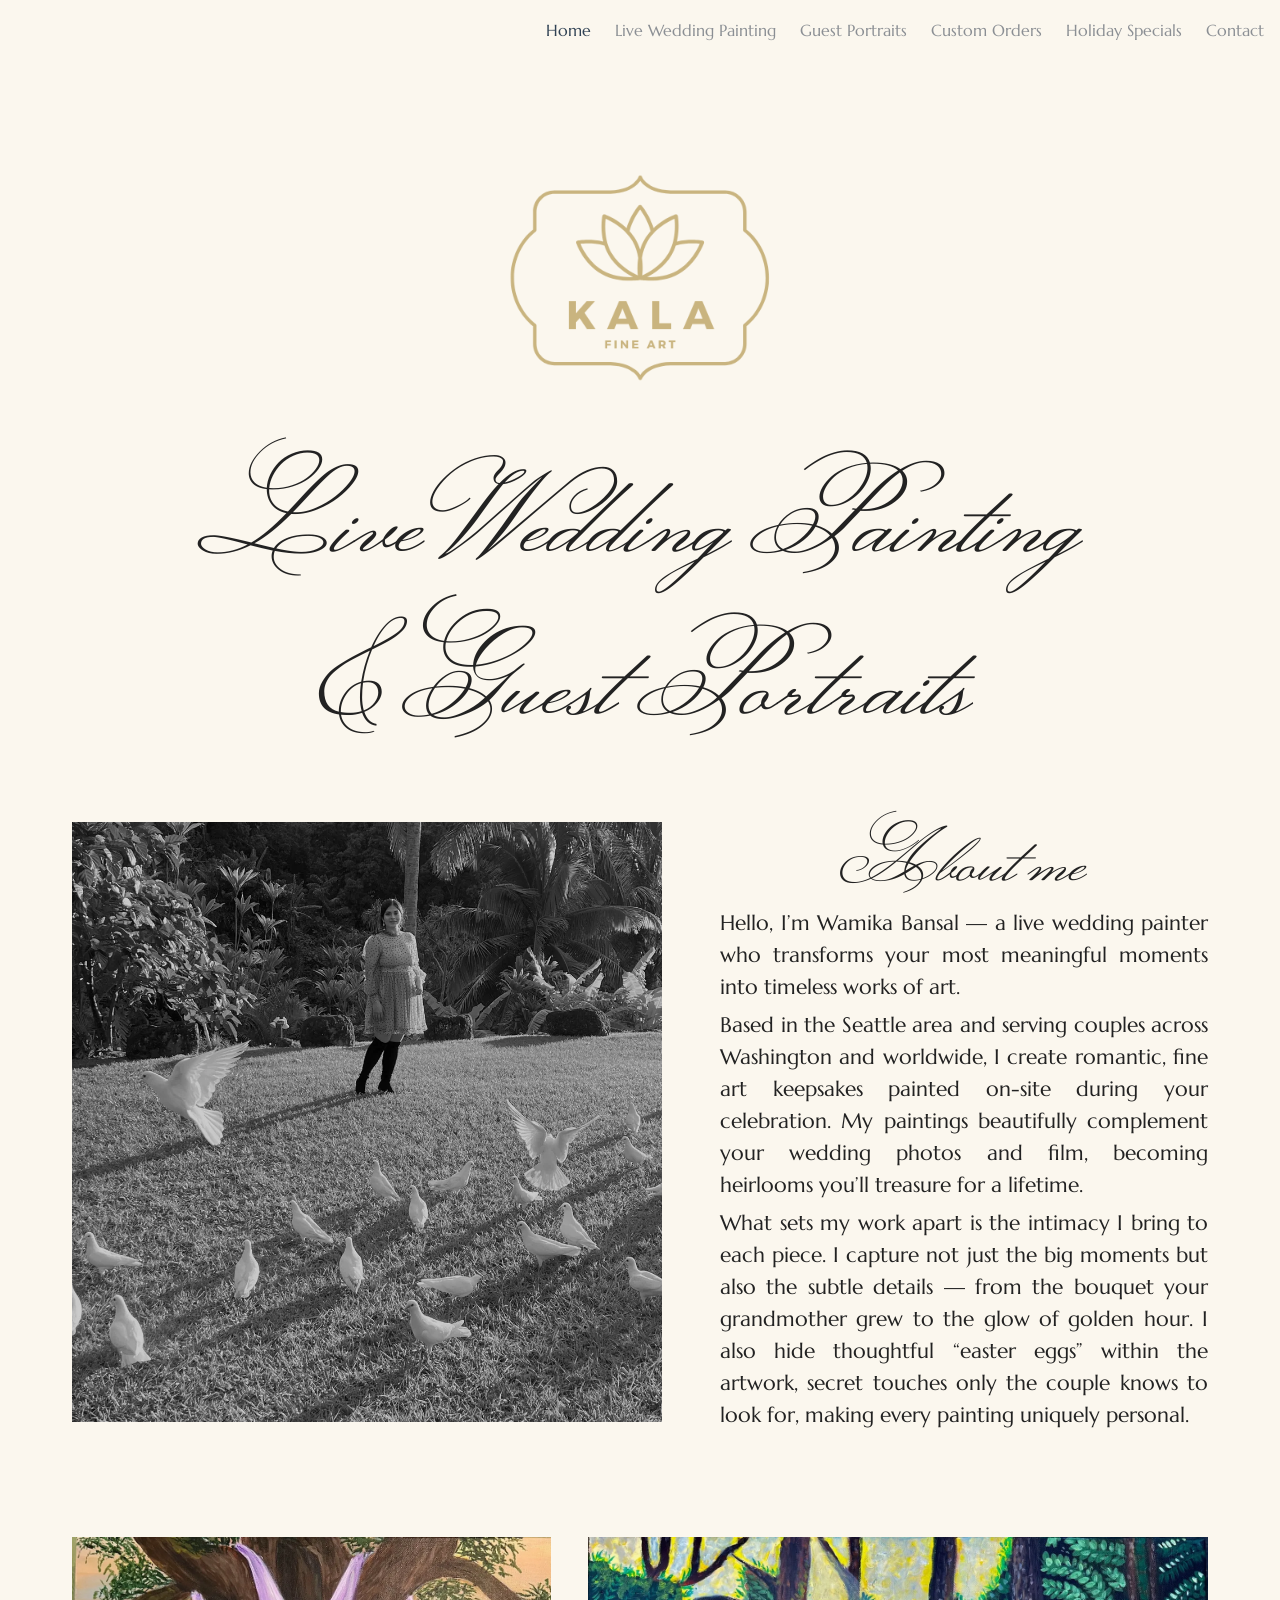
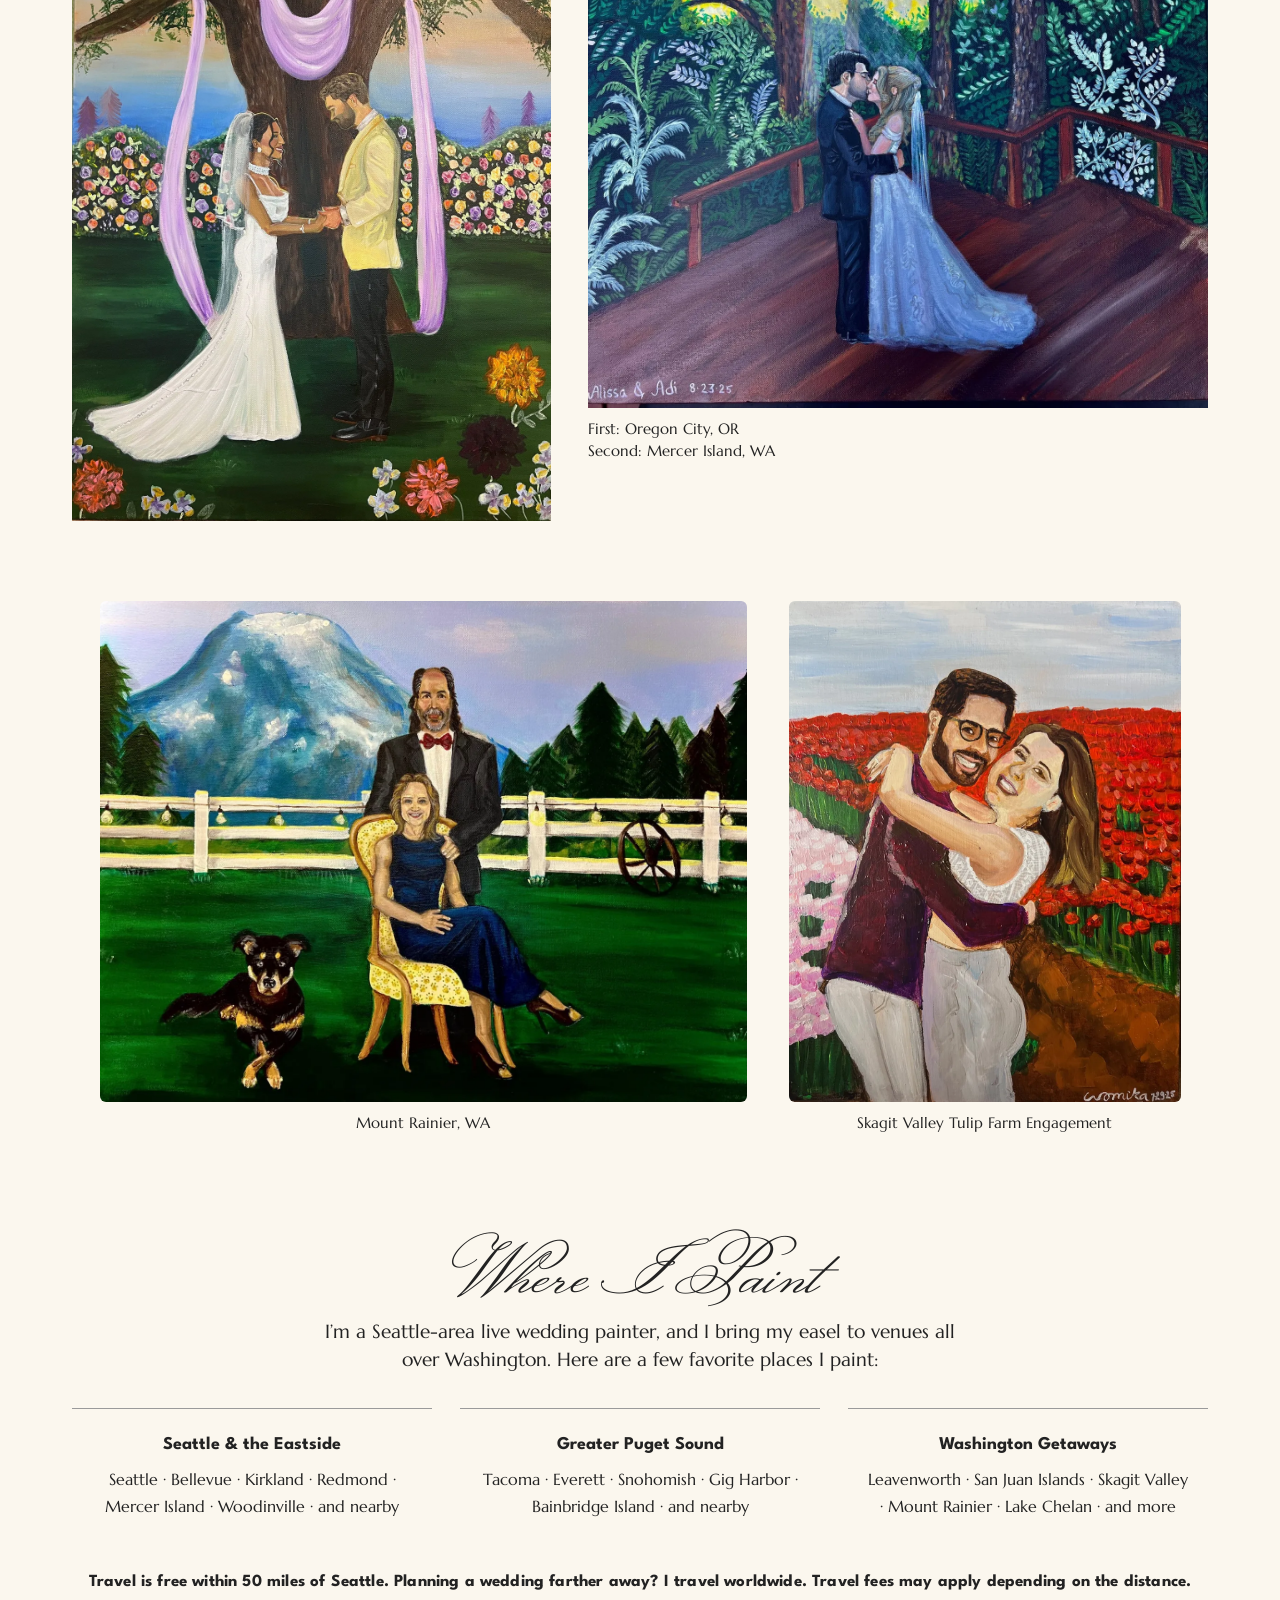
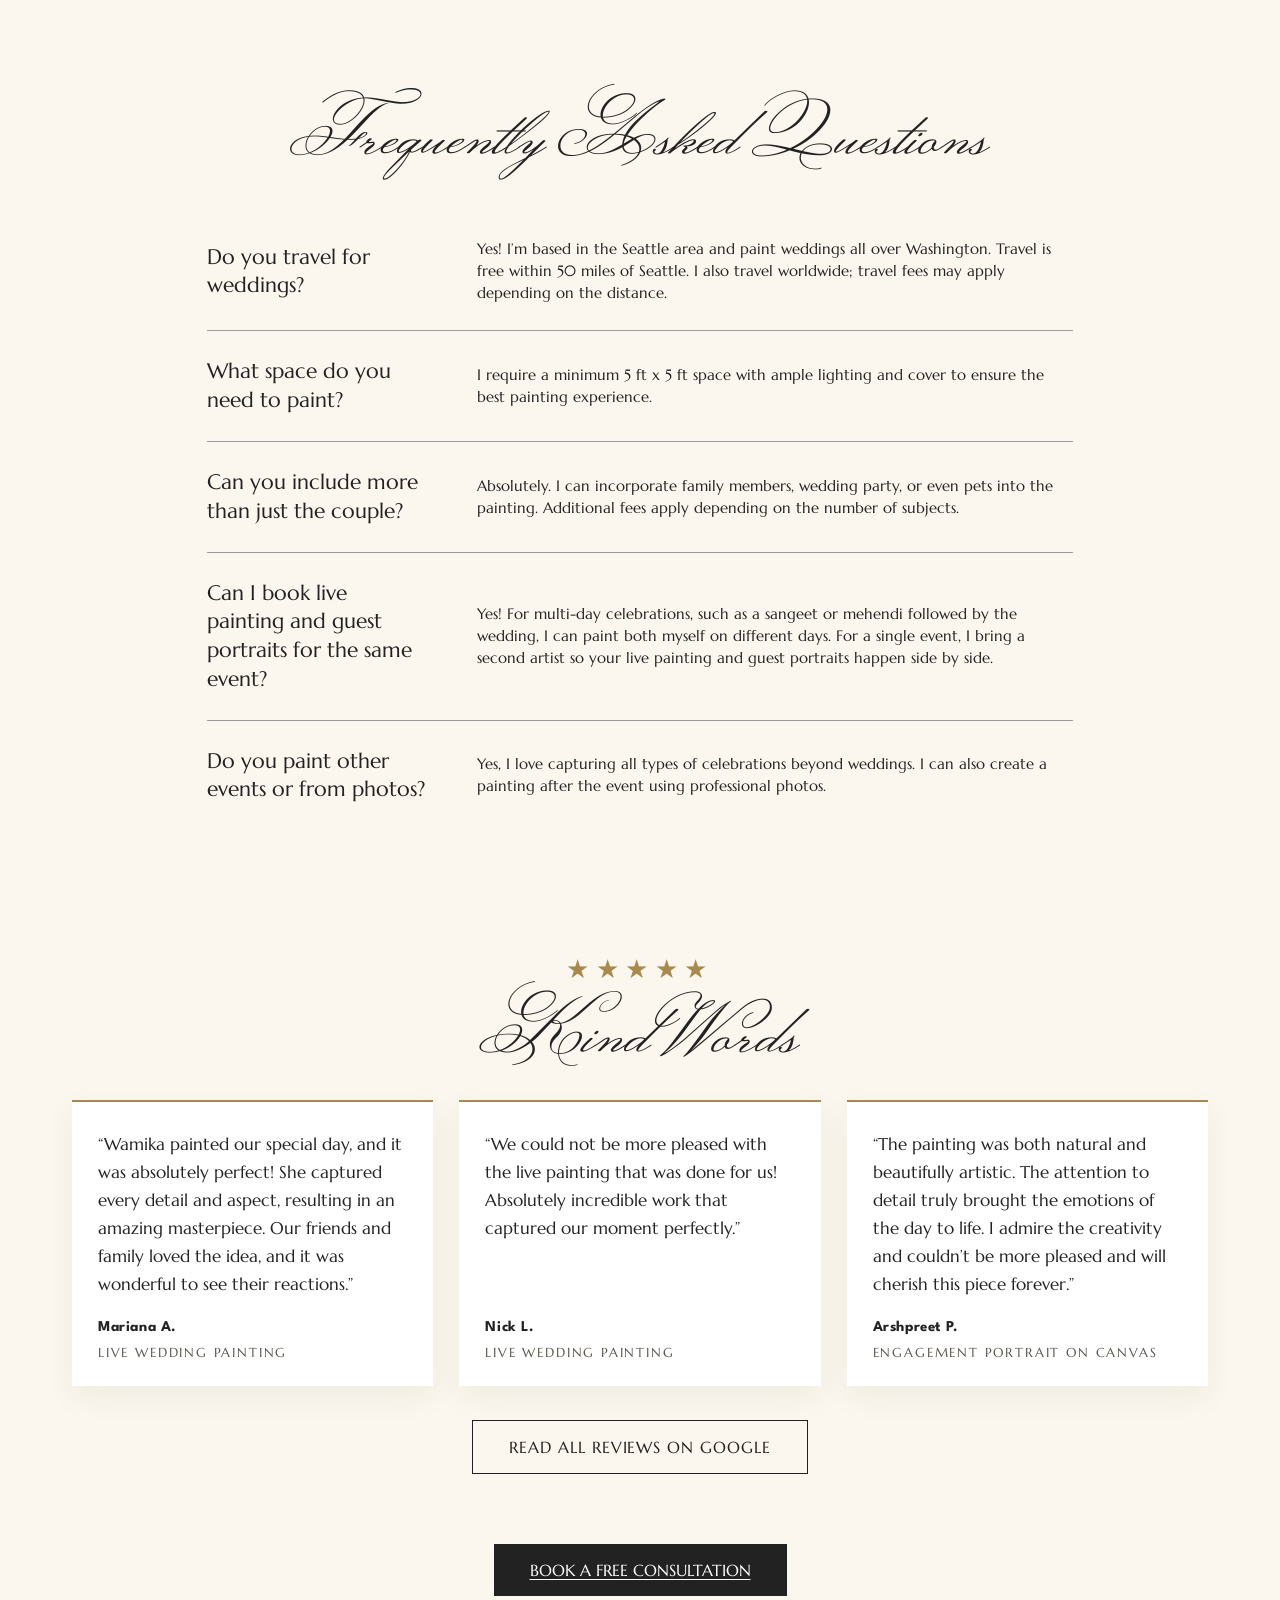
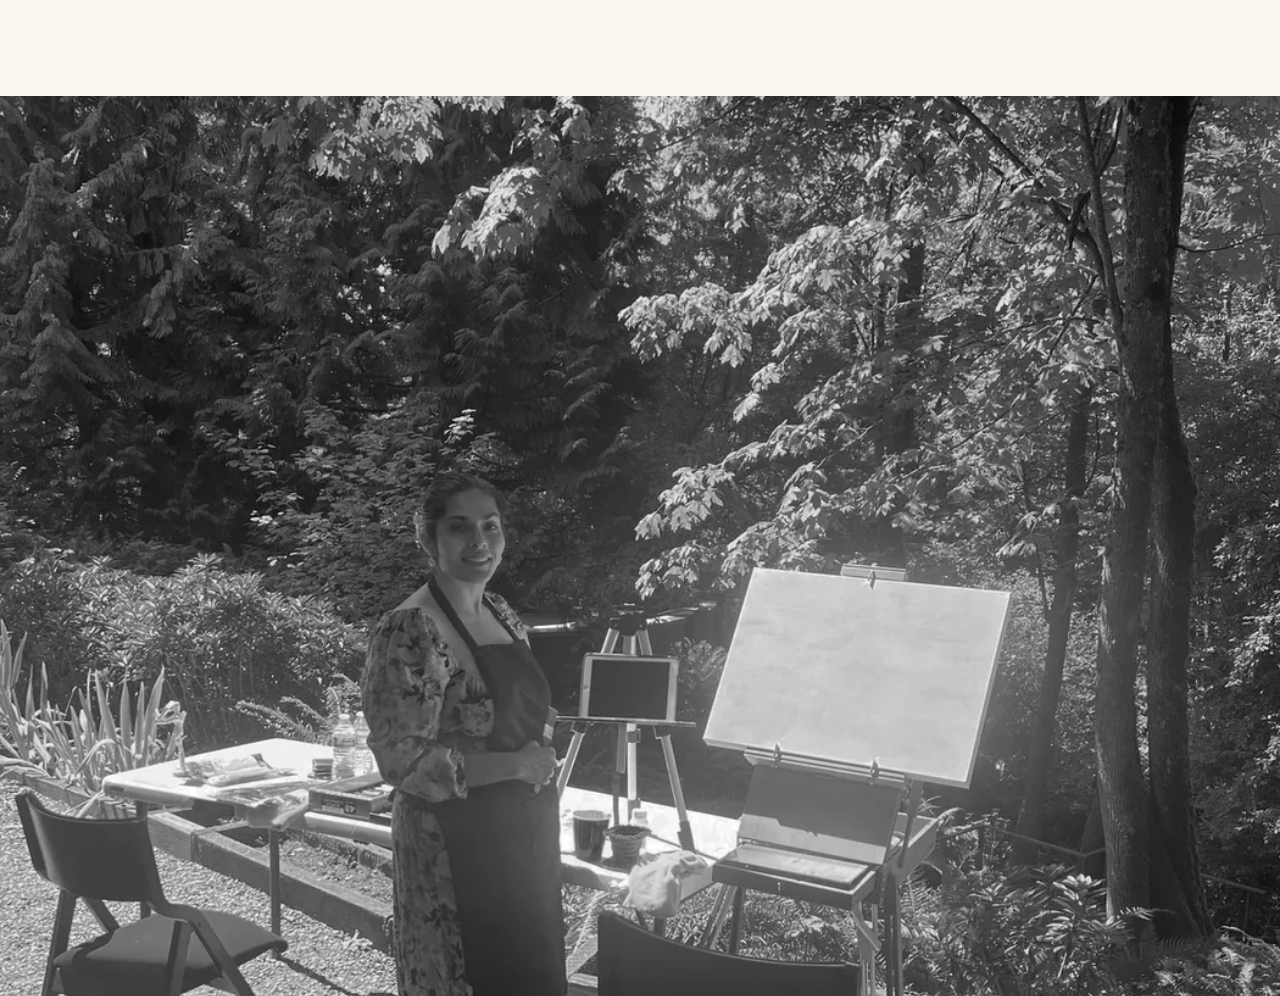
<file: index.html>
<!doctype html>
<html lang="en">
<head>
<meta charset="utf-8">
<meta name="viewport" content="width=device-width, initial-scale=1">
<title>Live Wedding Painter in Seattle, WA | Kala Fine Art by Wamika Bansal</title>
<meta name="description" content="Live wedding painting and guest portraits by Wamika Bansal, a Seattle-area live wedding painter serving Seattle, Bellevue, the Puget Sound, Leavenworth and the San Juan Islands.">
<link rel="canonical" href="https://kalafineart.com/">
<meta name="robots" content="index, follow">
<meta property="og:type" content="website">
<meta property="og:site_name" content="Kala Fine Art">
<meta property="og:title" content="Live Wedding Painter in Seattle, WA | Kala Fine Art by Wamika Bansal">
<meta property="og:description" content="Live wedding painting and guest portraits by Wamika Bansal, a Seattle-area live wedding painter serving Seattle, Bellevue, the Puget Sound, Leavenworth and the San Juan Islands.">
<meta property="og:url" content="https://kalafineart.com/">
<meta property="og:image" content="https://kalafineart.com/assets/images/og-image.jpg">
<meta name="twitter:card" content="summary_large_image">
<meta name="twitter:title" content="Live Wedding Painter in Seattle, WA | Kala Fine Art by Wamika Bansal">
<meta name="twitter:description" content="Live wedding painting and guest portraits by Wamika Bansal, a Seattle-area live wedding painter serving Seattle, Bellevue, the Puget Sound, Leavenworth and the San Juan Islands.">
<meta name="twitter:image" content="https://kalafineart.com/assets/images/og-image.jpg">
<meta name="theme-color" content="#fbf7ee">
<link rel="icon" type="image/png" href="assets/images/kala-fine-art-logo.png">
<link rel="preconnect" href="https://fonts.googleapis.com">
<link rel="preconnect" href="https://fonts.gstatic.com" crossorigin>
<link rel="stylesheet" href="https://fonts.googleapis.com/css2?family=League+Spartan:wght@700&family=Marcellus&family=Monsieur+La+Doulaise&family=Pinyon+Script&display=swap">
<link rel="stylesheet" href="css/style.css">
<script type="application/ld+json">{"@context": "https://schema.org", "@type": "ProfessionalService", "@id": "https://kalafineart.com/#business", "name": "Kala Fine Art", "description": "Live wedding painting, live guest portraits and custom commissioned paintings by artist Wamika Bansal.", "url": "https://kalafineart.com/", "image": "https://kalafineart.com/assets/images/og-image.jpg", "logo": "https://kalafineart.com/assets/images/kala-fine-art-logo.png", "telephone": "+1 425-892-4523", "email": "kala.fine.artist@gmail.com", "founder": {"@type": "Person", "name": "Wamika Bansal", "jobTitle": "Live Wedding Painter"}, "address": {"@type": "PostalAddress", "addressLocality": "Seattle", "addressRegion": "WA", "addressCountry": "US"}, "areaServed": ["Seattle", "Bellevue", "Kirkland", "Redmond", "Mercer Island", "Woodinville", "Tacoma", "Everett", "Snohomish", "Gig Harbor", "Bainbridge Island", "Leavenworth", "San Juan Islands", "Skagit Valley", "Mount Rainier", "Lake Chelan", "Washington"], "priceRange": "$$$", "sameAs": ["https://www.instagram.com/kalafineart", "https://www.tiktok.com/t/ZP8mBsE6P/", "https://maps.app.goo.gl/PhoWwW3YnVLsdM52A", "https://www.etsy.com/listing/4610241511/custom-hand-painted-portrait-ornament"]}</script>
<script type="application/ld+json">{"@context": "https://schema.org", "@type": "FAQPage", "mainEntity": [{"@type": "Question", "name": "Do you travel for weddings?", "acceptedAnswer": {"@type": "Answer", "text": "Yes! I’m based in the Seattle area and paint weddings all over Washington. Travel is free within 50 miles of Seattle. I also travel worldwide; travel fees may apply depending on the distance."}}, {"@type": "Question", "name": "What space do you need to paint?", "acceptedAnswer": {"@type": "Answer", "text": "I require a minimum 5 ft x 5 ft space with ample lighting and cover to ensure the best painting experience."}}, {"@type": "Question", "name": "Can you include more than just the couple?", "acceptedAnswer": {"@type": "Answer", "text": "Absolutely. I can incorporate family members, wedding party, or even pets into the painting. Additional fees apply depending on the number of subjects."}}, {"@type": "Question", "name": "Can I book live painting and guest portraits for the same event?", "acceptedAnswer": {"@type": "Answer", "text": "Yes! For multi-day celebrations, such as a sangeet or mehendi followed by the wedding, I can paint both myself on different days. For a single event, I bring a second artist so your live painting and guest portraits happen side by side."}}, {"@type": "Question", "name": "Do you paint other events or from photos?", "acceptedAnswer": {"@type": "Answer", "text": "Yes, I love capturing all types of celebrations beyond weddings. I can also create a painting after the event using professional photos."}}]}</script>
</head>
<body>
<nav class="site-nav" aria-label="Main"><ul><li><a href="index.html" aria-current="page">Home</a></li><li><a href="live-wedding-painting.html">Live Wedding Painting</a></li><li><a href="guest-portraits.html">Guest Portraits</a></li><li><a href="custom-orders.html">Custom Orders</a></li><li><a href="holiday-specials.html">Holiday Specials</a></li><li><a href="contact.html">Contact</a></li></ul></nav>
<main>

<header class="home-hero wrap">
  <img class="logo" src="assets/images/kala-fine-art-logo.png" width="400" height="400" alt="Kala Fine Art logo">
  <h1 class="script title-xl"><span>Live Wedding Painting</span><span>&amp; Guest Portraits</span></h1>
</header>

<section class="about wrap" aria-labelledby="about-title">
  <img class="photo" src="assets/images/wamika-bansal-live-wedding-painter.webp" width="1050" height="1400"
       alt="Wamika Bansal, live wedding painter, standing in a garden surrounded by doves" fetchpriority="high">
  <div>
    <h2 id="about-title" class="script title-md">About me</h2>
    <p>Hello, I’m Wamika Bansal — a live wedding painter who transforms your most meaningful moments into timeless works of art.</p>
    <p>Based in the Seattle area and serving couples across Washington and worldwide, I create romantic, fine art keepsakes painted on-site during your celebration. My paintings beautifully complement your wedding photos and film, becoming heirlooms you’ll treasure for a lifetime.</p>
    <p>What sets my work apart is the intimacy I bring to each piece. I capture not just the big moments but also the subtle details — from the bouquet your grandmother grew to the glow of golden hour. I also hide thoughtful “easter eggs” within the artwork, secret touches only the couple knows to look for, making every painting uniquely personal.</p>
  </div>
</section>

<section aria-label="Portfolio">
  <div class="gallery-row one wrap">
    <figure><img src="assets/images/live-wedding-painting-oregon-city.webp" width="1150" height="1400" loading="lazy"
         alt="Live wedding ceremony painting of a bride and groom under a tree with lavender drapes in Oregon City, Oregon"></figure>
    <figure><img src="assets/images/live-wedding-painting-mercer-island.webp" width="1400" height="1062" loading="lazy"
         alt="Live wedding painting of a couple's first kiss on a garden deck on Mercer Island, Washington">
      <figcaption class="caption">First: Oregon City, OR<br>Second: Mercer Island, WA</figcaption></figure>
  </div>
  <div class="gallery-row two wrap">
    <figure><img src="assets/images/mount-rainier-couple-painting.webp" width="1400" height="1086" loading="lazy"
         alt="Custom painting of a couple and their dog in front of Mount Rainier, Washington">
      <figcaption class="caption center">Mount Rainier, WA</figcaption></figure>
    <figure><img src="assets/images/skagit-valley-tulip-engagement-painting.webp" width="1094" height="1400" loading="lazy"
         alt="Engagement painting of a couple embracing in the Skagit Valley tulip fields">
      <figcaption class="caption center">Skagit Valley Tulip Farm Engagement</figcaption></figure>
  </div>
</section>

<section class="where wrap" aria-labelledby="where-title">
  <h2 id="where-title" class="script title-md">Where I Paint</h2>
  <p class="where-intro">I’m a Seattle-area live wedding painter, and I bring my easel to venues all over Washington. Here are a few favorite places I paint:</p>
  <div class="where-grid">
    <div><h3>Seattle &amp; the Eastside</h3><p>Seattle · Bellevue · Kirkland · Redmond · Mercer Island · Woodinville · and nearby</p></div>
    <div><h3>Greater Puget Sound</h3><p>Tacoma · Everett · Snohomish · Gig Harbor · Bainbridge Island · and nearby</p></div>
    <div><h3>Washington Getaways</h3><p>Leavenworth · San Juan Islands · Skagit Valley · Mount Rainier · Lake Chelan · and more</p></div>
  </div>
  <p class="where-note"><strong>Travel is free within 50 miles of Seattle. Planning a wedding farther away? I travel worldwide. Travel fees may apply depending on the distance.</strong></p>
</section>

<section class="faq" aria-labelledby="faq-title">
  <h2 id="faq-title" class="script title-md">Frequently Asked Questions</h2>
  <div class="faq-list">
<div class="faq-item"><h3>Do you travel for weddings?</h3><p>Yes! I’m based in the Seattle area and paint weddings all over Washington. Travel is free within 50 miles of Seattle. I also travel worldwide; travel fees may apply depending on the distance.</p></div>
<div class="faq-item"><h3>What space do you need to paint?</h3><p>I require a minimum 5 ft x 5 ft space with ample lighting and cover to ensure the best painting experience.</p></div>
<div class="faq-item"><h3>Can you include more than just the couple?</h3><p>Absolutely. I can incorporate family members, wedding party, or even pets into the painting. Additional fees apply depending on the number of subjects.</p></div>
<div class="faq-item"><h3>Can I book live painting and guest portraits for the same event?</h3><p>Yes! For multi-day celebrations, such as a sangeet or mehendi followed by the wedding, I can paint both myself on different days. For a single event, I bring a second artist so your live painting and guest portraits happen side by side.</p></div>
<div class="faq-item"><h3>Do you paint other events or from photos?</h3><p>Yes, I love capturing all types of celebrations beyond weddings. I can also create a painting after the event using professional photos.</p></div>
  </div>
</section>

<section class="reviews wrap" aria-labelledby="reviews-title">
  <p class="stars" aria-hidden="true">★★★★★</p>
  <h2 id="reviews-title" class="script title-md">Kind Words</h2>
  <div class="review-grid">
    <figure class="review">
      <blockquote>“Wamika painted our special day, and it was absolutely perfect! She captured every detail and aspect, resulting in an amazing masterpiece. Our friends and family loved the idea, and it was wonderful to see their reactions.”</blockquote>
      <figcaption>Mariana A. <span>Live wedding painting</span></figcaption>
    </figure>
    <figure class="review">
      <blockquote>“We could not be more pleased with the live painting that was done for us! Absolutely incredible work that captured our moment perfectly.”</blockquote>
      <figcaption>Nick L. <span>Live wedding painting</span></figcaption>
    </figure>
    <figure class="review">
      <blockquote>“The painting was both natural and beautifully artistic. The attention to detail truly brought the emotions of the day to life. I admire the creativity and couldn’t be more pleased and will cherish this piece forever.”</blockquote>
      <figcaption>Arshpreet P. <span>Engagement portrait on canvas</span></figcaption>
    </figure>
  </div>
  <p class="reviews-more"><a class="btn btn-outline" href="https://maps.app.goo.gl/PhoWwW3YnVLsdM52A" target="_blank" rel="noopener">Read all reviews on Google</a></p>
</section>
<section class="home-cta">
  <a class="btn" href="contact.html">Book a free consultation</a>
</section>

<img class="full-bleed-photo" src="assets/images/live-painter-at-easel.webp" width="1050" height="1400" loading="lazy"
     alt="Wamika Bansal setting up her easel and paints for a live outdoor painting">

</main>
<script>
/* Always open a page at the top (unless linking to a section) */
(function () {
  try {
    var nav = performance.getEntriesByType("navigation")[0];
    if (location.hash || (nav && nav.type === "back_forward")) return;
    if ("scrollRestoration" in history) history.scrollRestoration = "manual";
    var moved = false;
    ["wheel", "touchstart", "keydown", "mousedown"].forEach(function (e) {
      addEventListener(e, function () { moved = true; }, { once: true, passive: true });
    });
    function toTop() {
      if (moved) return;
      window.scrollTo(0, 0);
      var first = document.querySelector(".site-nav");
      if (first && first.scrollIntoView) first.scrollIntoView({ block: "start" });
    }
    toTop();
    addEventListener("DOMContentLoaded", toTop);
    addEventListener("load", toTop);
    setTimeout(toTop, 150); setTimeout(toTop, 600);
  } catch (e) {}
})();
</script>
</body>
</html>
</file>
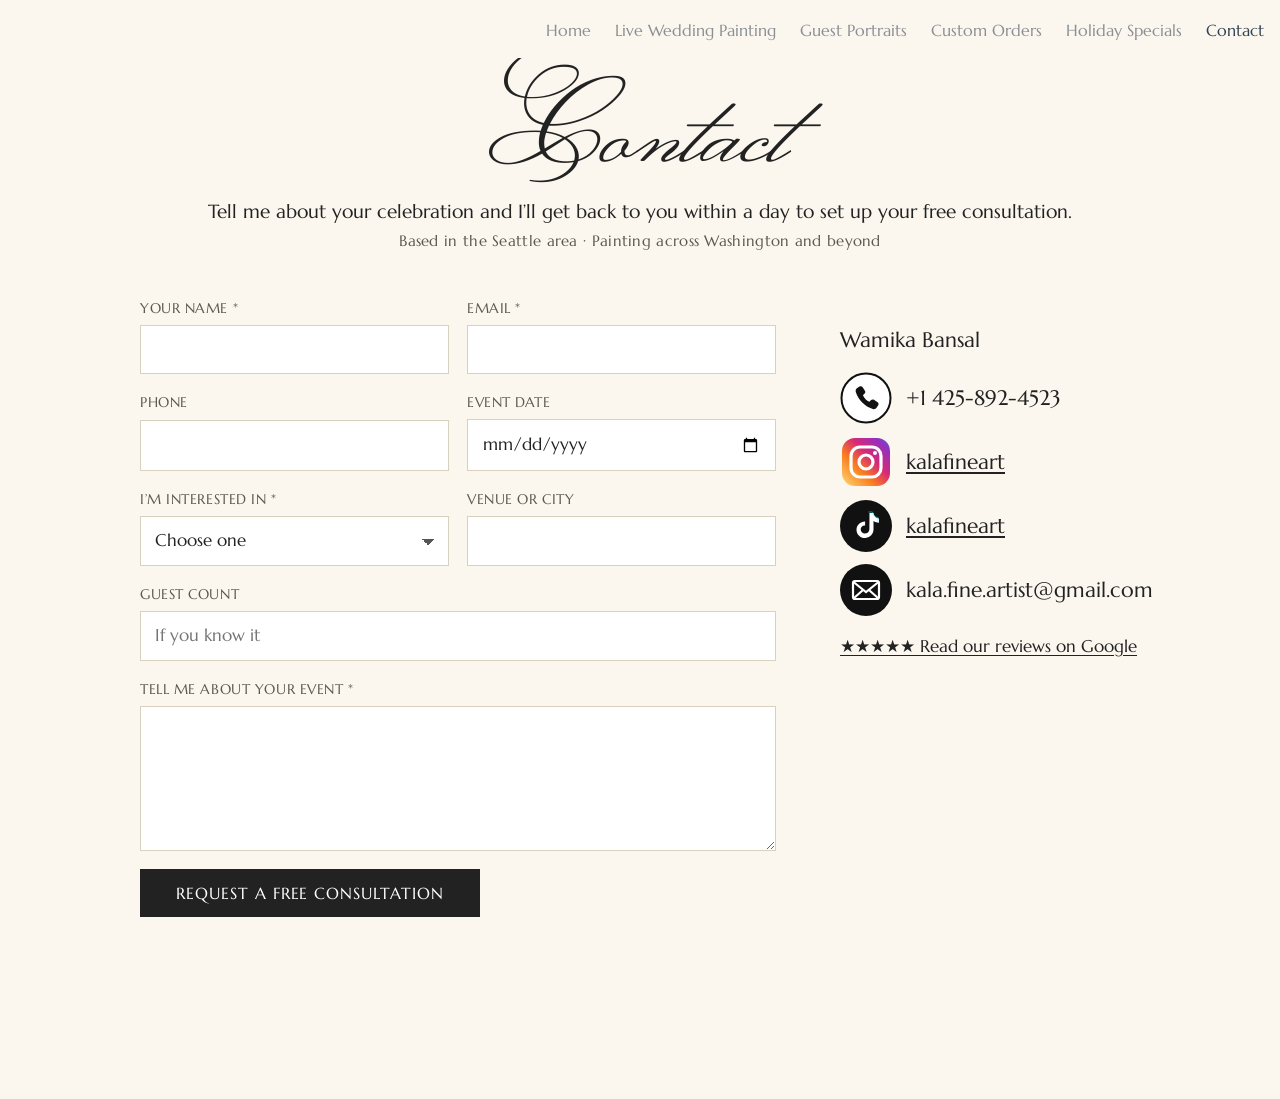
<file: contact.html>
<!doctype html>
<html lang="en">
<head>
<meta charset="utf-8">
<meta name="viewport" content="width=device-width, initial-scale=1">
<title>Book Live Wedding Painting | Contact Kala Fine Art</title>
<meta name="description" content="Send an inquiry to Wamika Bansal of Kala Fine Art to book live wedding painting, live guest portraits or a custom painting.">
<link rel="canonical" href="https://kalafineart.com/contact.html">
<meta name="robots" content="index, follow">
<meta property="og:type" content="website">
<meta property="og:site_name" content="Kala Fine Art">
<meta property="og:title" content="Book Live Wedding Painting | Contact Kala Fine Art">
<meta property="og:description" content="Send an inquiry to Wamika Bansal of Kala Fine Art to book live wedding painting, live guest portraits or a custom painting.">
<meta property="og:url" content="https://kalafineart.com/contact.html">
<meta property="og:image" content="https://kalafineart.com/assets/images/og-image.jpg">
<meta name="twitter:card" content="summary_large_image">
<meta name="twitter:title" content="Book Live Wedding Painting | Contact Kala Fine Art">
<meta name="twitter:description" content="Send an inquiry to Wamika Bansal of Kala Fine Art to book live wedding painting, live guest portraits or a custom painting.">
<meta name="twitter:image" content="https://kalafineart.com/assets/images/og-image.jpg">
<meta name="theme-color" content="#fbf7ee">
<link rel="icon" type="image/png" href="assets/images/kala-fine-art-logo.png">
<link rel="preconnect" href="https://fonts.googleapis.com">
<link rel="preconnect" href="https://fonts.gstatic.com" crossorigin>
<link rel="stylesheet" href="https://fonts.googleapis.com/css2?family=League+Spartan:wght@700&family=Marcellus&family=Monsieur+La+Doulaise&family=Pinyon+Script&display=swap">
<link rel="stylesheet" href="css/style.css">
<script type="application/ld+json">{"@context": "https://schema.org", "@type": "BreadcrumbList", "itemListElement": [{"@type": "ListItem", "position": 1, "name": "Home", "item": "https://kalafineart.com/"}, {"@type": "ListItem", "position": 2, "name": "Contact", "item": "https://kalafineart.com/contact.html"}]}</script>
<script type="application/ld+json">{"@context": "https://schema.org", "@type": "ContactPage", "name": "Contact Kala Fine Art", "url": "https://kalafineart.com/contact.html", "about": {"@id": "https://kalafineart.com/#business"}}</script>
</head>
<body>
<nav class="site-nav" aria-label="Main"><ul><li><a href="index.html">Home</a></li><li><a href="live-wedding-painting.html">Live Wedding Painting</a></li><li><a href="guest-portraits.html">Guest Portraits</a></li><li><a href="custom-orders.html">Custom Orders</a></li><li><a href="holiday-specials.html">Holiday Specials</a></li><li><a href="contact.html" aria-current="page">Contact</a></li></ul></nav>
<main>

<section class="contact contact-page" id="contact" aria-labelledby="contact-title">
  <h1 id="contact-title" class="script title-lg">Contact</h1>
  <p class="contact-intro">Tell me about your celebration and I’ll get back to you within a day to set up your free consultation.<br><span class="contact-base">Based in the Seattle area · Painting across Washington and beyond</span></p>
  <div class="contact-layout wrap">
    <form class="inquiry" id="inquiry" novalidate>
      <input type="hidden" name="access_key" value="e812bc80-c707-40c6-a6ef-0ff54de255f9">
      <input type="hidden" name="from_name" value="Kala Fine Art website">
      <input type="checkbox" name="botcheck" class="visually-hidden" tabindex="-1" autocomplete="off">
      <div class="field-row">
        <label class="field"><span>Your name *</span><input id="f-name" name="name" required autocomplete="name"></label>
        <label class="field"><span>Email *</span><input id="f-email" name="email" type="email" required autocomplete="email"></label>
      </div>
      <div class="field-row">
        <label class="field"><span>Phone</span><input id="f-phone" name="phone" type="tel" autocomplete="tel"></label>
        <label class="field"><span>Event date</span><input id="f-date" name="event_date" type="date"></label>
      </div>
      <div class="field-row">
        <label class="field"><span>I’m interested in *</span>
          <select id="f-service" name="service" required>
            <option value="">Choose one</option>
            <option>Live Wedding Painting</option>
            <option>Guest Portraits</option>
            <option>Live Ornament Portraits</option>
            <option>Custom Painting or Portrait</option>
            <option>Something else</option>
          </select></label>
        <label class="field"><span>Venue or city</span><input id="f-venue" name="venue" autocomplete="address-level2"></label>
      </div>
      <label class="field"><span>Guest count</span><input id="f-guests" name="guest_count" inputmode="numeric" placeholder="If you know it"></label>
      <label class="field"><span>Tell me about your event *</span><textarea id="f-message" name="message" rows="5" required></textarea></label>
      <button class="btn" type="submit" id="f-submit">Request a free consultation</button>
      <p class="form-status" id="form-status" role="status" aria-live="polite"></p>
    </form>
    <aside class="contact-side">
      <p class="contact-name">Wamika Bansal</p>
      <ul class="contact-list">
        <li><svg class="icon" viewBox="0 0 52 52" aria-hidden="true"><circle cx="26" cy="26" r="24.5" fill="#fff" stroke="#111" stroke-width="2"/><path d="M19.5 14.5c1-.6 2.3-.4 3 .6l2.4 3.6c.6.9.5 2.1-.3 2.9l-1.7 1.6c1.3 2.9 3.6 5.3 6.5 6.6l1.7-1.7c.8-.8 2-.9 2.9-.3l3.6 2.4c1 .7 1.3 2 .6 3l-1.5 2.4c-.8 1.3-2.4 1.9-3.9 1.4-8.1-2.6-14.4-8.9-17-17-.5-1.5.1-3.1 1.4-3.9z" fill="#111"/></svg><a href="tel:+14258924523" style="text-decoration:none">+1 425-892-4523</a></li>
        <li><svg class="icon" viewBox="0 0 52 52" aria-hidden="true"><defs><linearGradient id="ig" x1="0" y1="1" x2="1" y2="0"><stop offset="0" stop-color="#feda75"/><stop offset=".35" stop-color="#fa7e1e"/><stop offset=".6" stop-color="#d62976"/><stop offset=".85" stop-color="#962fbf"/><stop offset="1" stop-color="#4f5bd5"/></linearGradient></defs><rect x="2" y="2" width="48" height="48" rx="13" fill="url(#ig)"/><rect x="11" y="11" width="30" height="30" rx="9" fill="none" stroke="#fff" stroke-width="3.2"/><circle cx="26" cy="26" r="7" fill="none" stroke="#fff" stroke-width="3.2"/><circle cx="35" cy="17" r="2" fill="#fff"/></svg><a href="https://www.instagram.com/kalafineart" target="_blank" rel="noopener">kalafineart</a></li>
        <li><svg class="icon" viewBox="0 0 52 52" aria-hidden="true"><circle cx="26" cy="26" r="26" fill="#111"/><path d="M29.5 13h4c.3 3 2.3 5.3 5.5 5.6v4.1c-2 0-3.9-.6-5.5-1.7v8.6c0 4.8-3.9 8.4-8.6 8.4s-8.4-3.7-8.4-8.3 3.8-8.4 8.6-8.3v4.2c-2.4-.4-4.5 1.5-4.4 4 0 2.2 1.8 4 4.1 4 2.4 0 4.6-1.7 4.6-4.4z" fill="#fff"/><path d="M28.5 12h4c.3 3 2.3 5.3 5.5 5.6v4.1" fill="none" stroke="#25f4ee" stroke-width=".8" opacity=".7"/></svg><a href="https://www.tiktok.com/t/ZP8mBsE6P/" target="_blank" rel="noopener">kalafineart</a></li>
        <li><svg class="icon" viewBox="0 0 52 52" aria-hidden="true"><circle cx="26" cy="26" r="26" fill="#111"/><rect x="13" y="17" width="26" height="18" rx="2" fill="none" stroke="#fff" stroke-width="2.2"/><path d="M13.5 18 26 28l12.5-10M13.5 34.5l9.5-8.5M38.5 34.5 29 26" fill="none" stroke="#fff" stroke-width="2.2"/></svg><a href="mailto:kala.fine.artist@gmail.com" style="text-decoration:none">kala.fine.artist@gmail.com</a></li>
      </ul>
      <p class="side-reviews"><a href="https://maps.app.goo.gl/PhoWwW3YnVLsdM52A" target="_blank" rel="noopener">★★★★★ Read our reviews on Google</a></p>
    </aside>
  </div>
</section>

</main>
<script>
/* Always open a page at the top (unless linking to a section) */
(function () {
  try {
    var nav = performance.getEntriesByType("navigation")[0];
    if (location.hash || (nav && nav.type === "back_forward")) return;
    if ("scrollRestoration" in history) history.scrollRestoration = "manual";
    var moved = false;
    ["wheel", "touchstart", "keydown", "mousedown"].forEach(function (e) {
      addEventListener(e, function () { moved = true; }, { once: true, passive: true });
    });
    function toTop() {
      if (moved) return;
      window.scrollTo(0, 0);
      var first = document.querySelector(".site-nav");
      if (first && first.scrollIntoView) first.scrollIntoView({ block: "start" });
    }
    toTop();
    addEventListener("DOMContentLoaded", toTop);
    addEventListener("load", toTop);
    setTimeout(toTop, 150); setTimeout(toTop, 600);
  } catch (e) {}
})();
</script>
<script>
(function () {
  var form = document.getElementById("inquiry");
  if (!form) return;
  var status = document.getElementById("form-status");
  var btn = document.getElementById("f-submit");
  form.addEventListener("submit", function (e) {
    e.preventDefault();
    var missing = [].filter.call(form.querySelectorAll("[required]"), function (el) { return !el.value.trim(); });
    var email = form.elements.email;
    if (missing.length || (email.value && !email.checkValidity())) {
      status.className = "form-status error";
      status.textContent = missing.length ? "Please fill in the fields marked with *." : "Please check your email address.";
      (missing[0] || email).focus();
      return;
    }
    var data = Object.fromEntries(new FormData(form));
    data.subject = "New inquiry: " + data.service + (data.event_date ? " on " + data.event_date : "") + " from " + data.name;
    data.replyto = data.email;
    btn.disabled = true; btn.textContent = "Sending…";
    status.className = "form-status"; status.textContent = "";
    fetch("https://api.web3forms.com/submit", {
      method: "POST",
      headers: { "Content-Type": "application/json", "Accept": "application/json" },
      body: JSON.stringify(data)
    }).then(function (r) { return r.json(); }).then(function (res) {
      if (!res.success) throw new Error(res.message);
      form.reset();
      status.className = "form-status ok";
      status.textContent = "Thank you! Your inquiry is on its way. I’ll be in touch within a day.";
    }).catch(function () {
      status.className = "form-status error";
      status.textContent = "Sorry, that didn’t send. Please email me at kala.fine.artist@gmail.com or text +1 425-892-4523.";
    }).finally(function () { btn.disabled = false; btn.textContent = "Request a free consultation"; });
  });
})();
</script>
</body>
</html>
</file>
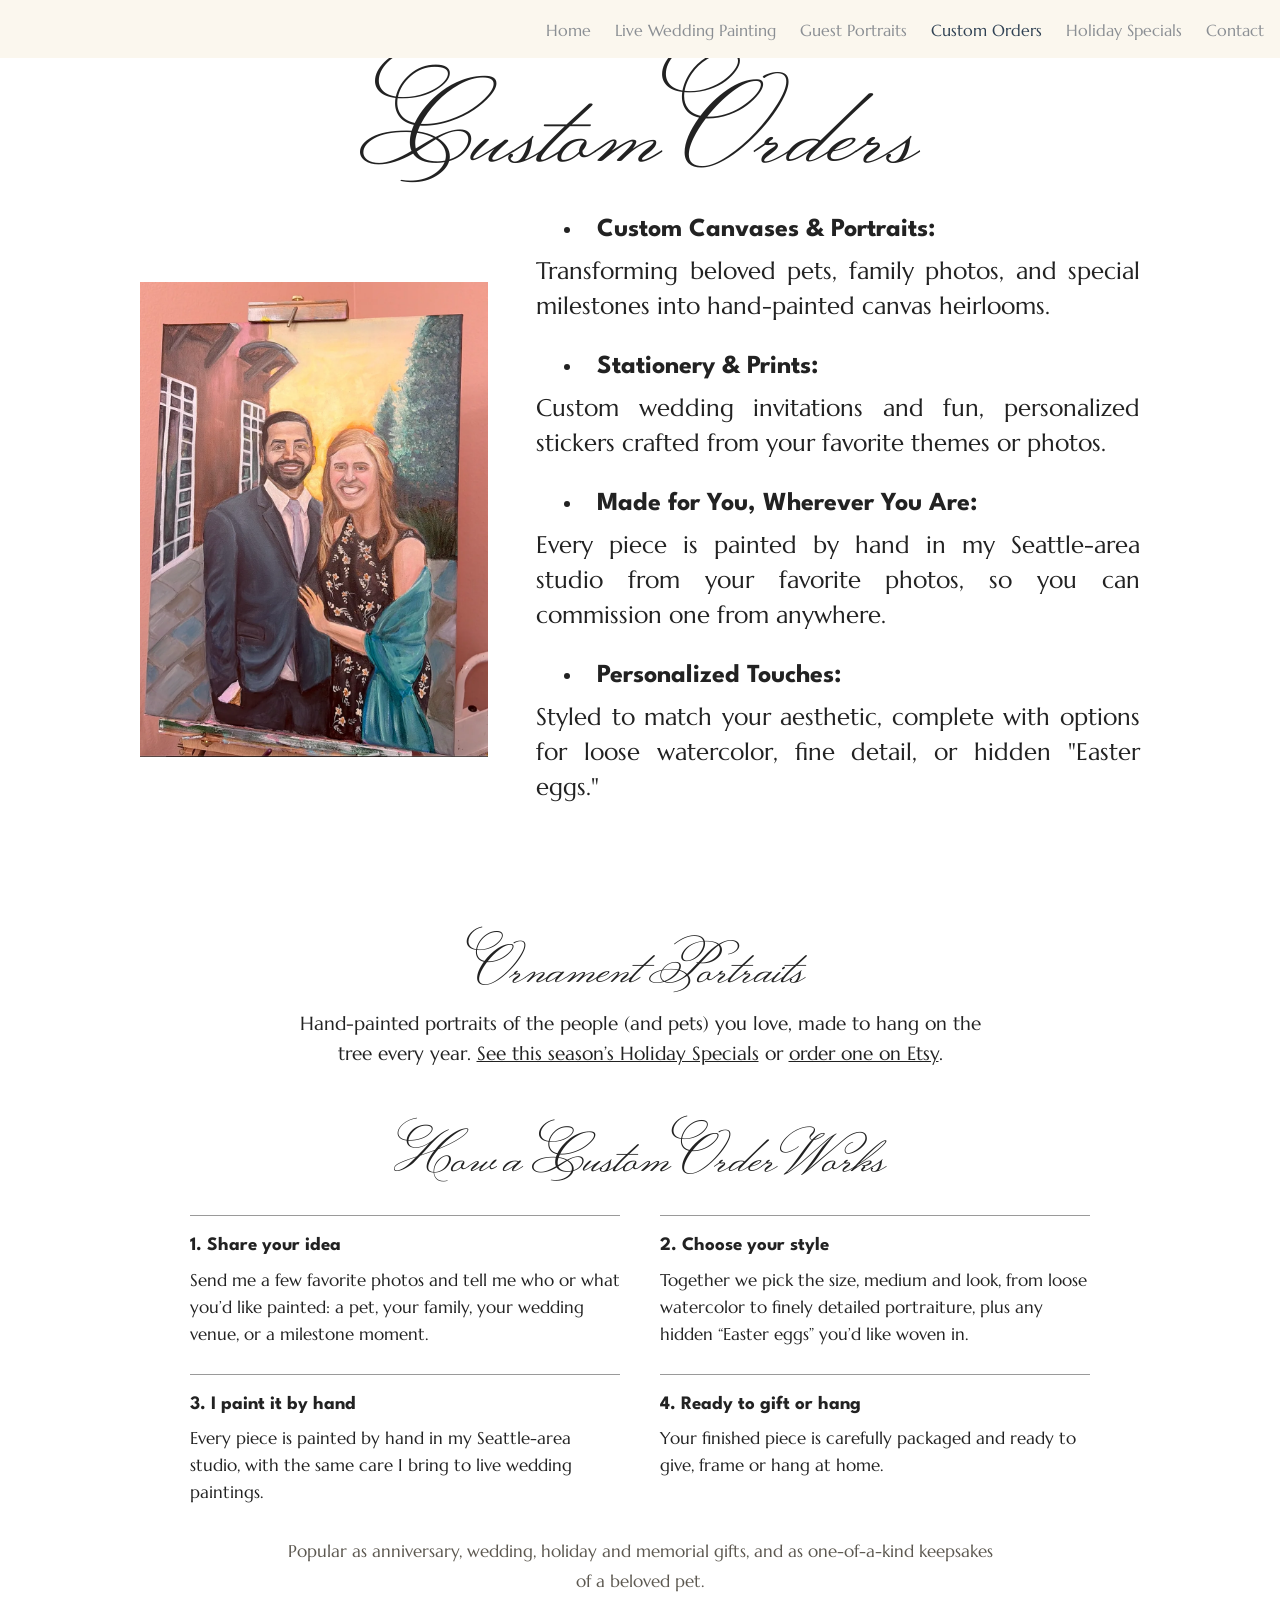
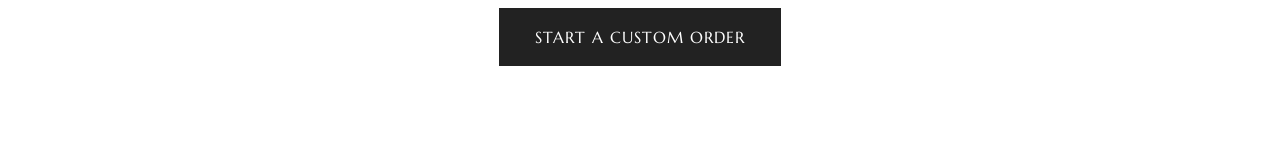
<file: custom-orders.html>
<!doctype html>
<html lang="en">
<head>
<meta charset="utf-8">
<meta name="viewport" content="width=device-width, initial-scale=1">
<title>Custom Pet, Family & Couple Portraits, Seattle | Kala Fine Art</title>
<meta name="description" content="Commission a custom hand-painted canvas of your pets, family or special milestone, plus custom wedding invitations and personalized stickers by Wamika Bansal.">
<link rel="canonical" href="https://kalafineart.com/custom-orders.html">
<meta name="robots" content="index, follow">
<meta property="og:type" content="website">
<meta property="og:site_name" content="Kala Fine Art">
<meta property="og:title" content="Custom Pet, Family & Couple Portraits, Seattle | Kala Fine Art">
<meta property="og:description" content="Commission a custom hand-painted canvas of your pets, family or special milestone, plus custom wedding invitations and personalized stickers by Wamika Bansal.">
<meta property="og:url" content="https://kalafineart.com/custom-orders.html">
<meta property="og:image" content="https://kalafineart.com/assets/images/og-image.jpg">
<meta name="twitter:card" content="summary_large_image">
<meta name="twitter:title" content="Custom Pet, Family & Couple Portraits, Seattle | Kala Fine Art">
<meta name="twitter:description" content="Commission a custom hand-painted canvas of your pets, family or special milestone, plus custom wedding invitations and personalized stickers by Wamika Bansal.">
<meta name="twitter:image" content="https://kalafineart.com/assets/images/og-image.jpg">
<meta name="theme-color" content="#fbf7ee">
<link rel="icon" type="image/png" href="assets/images/kala-fine-art-logo.png">
<link rel="preconnect" href="https://fonts.googleapis.com">
<link rel="preconnect" href="https://fonts.gstatic.com" crossorigin>
<link rel="stylesheet" href="https://fonts.googleapis.com/css2?family=League+Spartan:wght@700&family=Marcellus&family=Monsieur+La+Doulaise&family=Pinyon+Script&display=swap">
<link rel="stylesheet" href="css/style.css">
<script type="application/ld+json">{"@context": "https://schema.org", "@type": "BreadcrumbList", "itemListElement": [{"@type": "ListItem", "position": 1, "name": "Home", "item": "https://kalafineart.com/"}, {"@type": "ListItem", "position": 2, "name": "Custom Orders", "item": "https://kalafineart.com/custom-orders.html"}]}</script>
<script type="application/ld+json">{"@context": "https://schema.org", "@type": "Service", "serviceType": "Custom portrait painting", "name": "Custom Paintings, Portraits & Stationery", "provider": {"@id": "https://kalafineart.com/#business"}}</script>
</head>
<body>
<nav class="site-nav" aria-label="Main"><ul><li><a href="index.html">Home</a></li><li><a href="live-wedding-painting.html">Live Wedding Painting</a></li><li><a href="guest-portraits.html">Guest Portraits</a></li><li><a href="custom-orders.html" aria-current="page">Custom Orders</a></li><li><a href="holiday-specials.html">Holiday Specials</a></li><li><a href="contact.html">Contact</a></li></ul></nav>
<main>

<div class="bg-white">
<header class="page-title wrap"><h1 class="script title-lg">Custom Orders</h1></header>
<section class="custom">
  <div class="custom-split">
    <img src="assets/images/custom-portrait-painting.webp" width="982" height="1342" fetchpriority="high"
         alt="Custom hand-painted canvas portrait of a couple on an easel">
    <ul class="custom-list">
      <li><h2>Custom Canvases &amp; Portraits:</h2><p>Transforming beloved pets, family photos, and special milestones into hand-painted canvas heirlooms.</p></li>
      <li><h2>Stationery &amp; Prints:</h2><p>Custom wedding invitations and fun, personalized stickers crafted from your favorite themes or photos.</p></li>
      <li><h2>Made for You, Wherever You Are:</h2><p>Every piece is painted by hand in my Seattle-area studio from your favorite photos, so you can commission one from anywhere.</p></li>
      <li><h2>Personalized Touches:</h2><p>Styled to match your aesthetic, complete with options for loose watercolor, fine detail, or hidden "Easter eggs."</p></li>
    </ul>
  </div>
</section>
<section class="custom-more wrap" aria-labelledby="ornament-title">
  <h2 id="ornament-title" class="script title-sm">Ornament Portraits</h2>
  <p>Hand-painted portraits of the people (and pets) you love, made to hang on the tree every year. <a href="holiday-specials.html#gift-ornaments">See this season’s Holiday Specials</a> or <a href="https://www.etsy.com/listing/4610241511/custom-hand-painted-portrait-ornament" target="_blank" rel="noopener">order one on Etsy</a>.</p>
</section>
<section class="custom-more wrap" aria-labelledby="custom-how-title">
  <h2 id="custom-how-title" class="script title-sm">How a Custom Order Works</h2>
  <ol class="custom-steps">
    <li><h3>Share your idea</h3><p>Send me a few favorite photos and tell me who or what you’d like painted: a pet, your family, your wedding venue, or a milestone moment.</p></li>
    <li><h3>Choose your style</h3><p>Together we pick the size, medium and look, from loose watercolor to finely detailed portraiture, plus any hidden “Easter eggs” you’d like woven in.</p></li>
    <li><h3>I paint it by hand</h3><p>Every piece is painted by hand in my Seattle-area studio, with the same care I bring to live wedding paintings.</p></li>
    <li><h3>Ready to gift or hang</h3><p>Your finished piece is carefully packaged and ready to give, frame or hang at home.</p></li>
  </ol>
  <p class="custom-gifts">Popular as anniversary, wedding, holiday and memorial gifts, and as one-of-a-kind keepsakes of a beloved pet.</p>
  <p class="page-cta"><a class="btn" href="contact.html">Start a custom order</a></p>
</section>
</div>

</main>
<script>
/* Always open a page at the top (unless linking to a section) */
(function () {
  try {
    var nav = performance.getEntriesByType("navigation")[0];
    if (location.hash || (nav && nav.type === "back_forward")) return;
    if ("scrollRestoration" in history) history.scrollRestoration = "manual";
    var moved = false;
    ["wheel", "touchstart", "keydown", "mousedown"].forEach(function (e) {
      addEventListener(e, function () { moved = true; }, { once: true, passive: true });
    });
    function toTop() {
      if (moved) return;
      window.scrollTo(0, 0);
      var first = document.querySelector(".site-nav");
      if (first && first.scrollIntoView) first.scrollIntoView({ block: "start" });
    }
    toTop();
    addEventListener("DOMContentLoaded", toTop);
    addEventListener("load", toTop);
    setTimeout(toTop, 150); setTimeout(toTop, 600);
  } catch (e) {}
})();
</script>
</body>
</html>
</file>
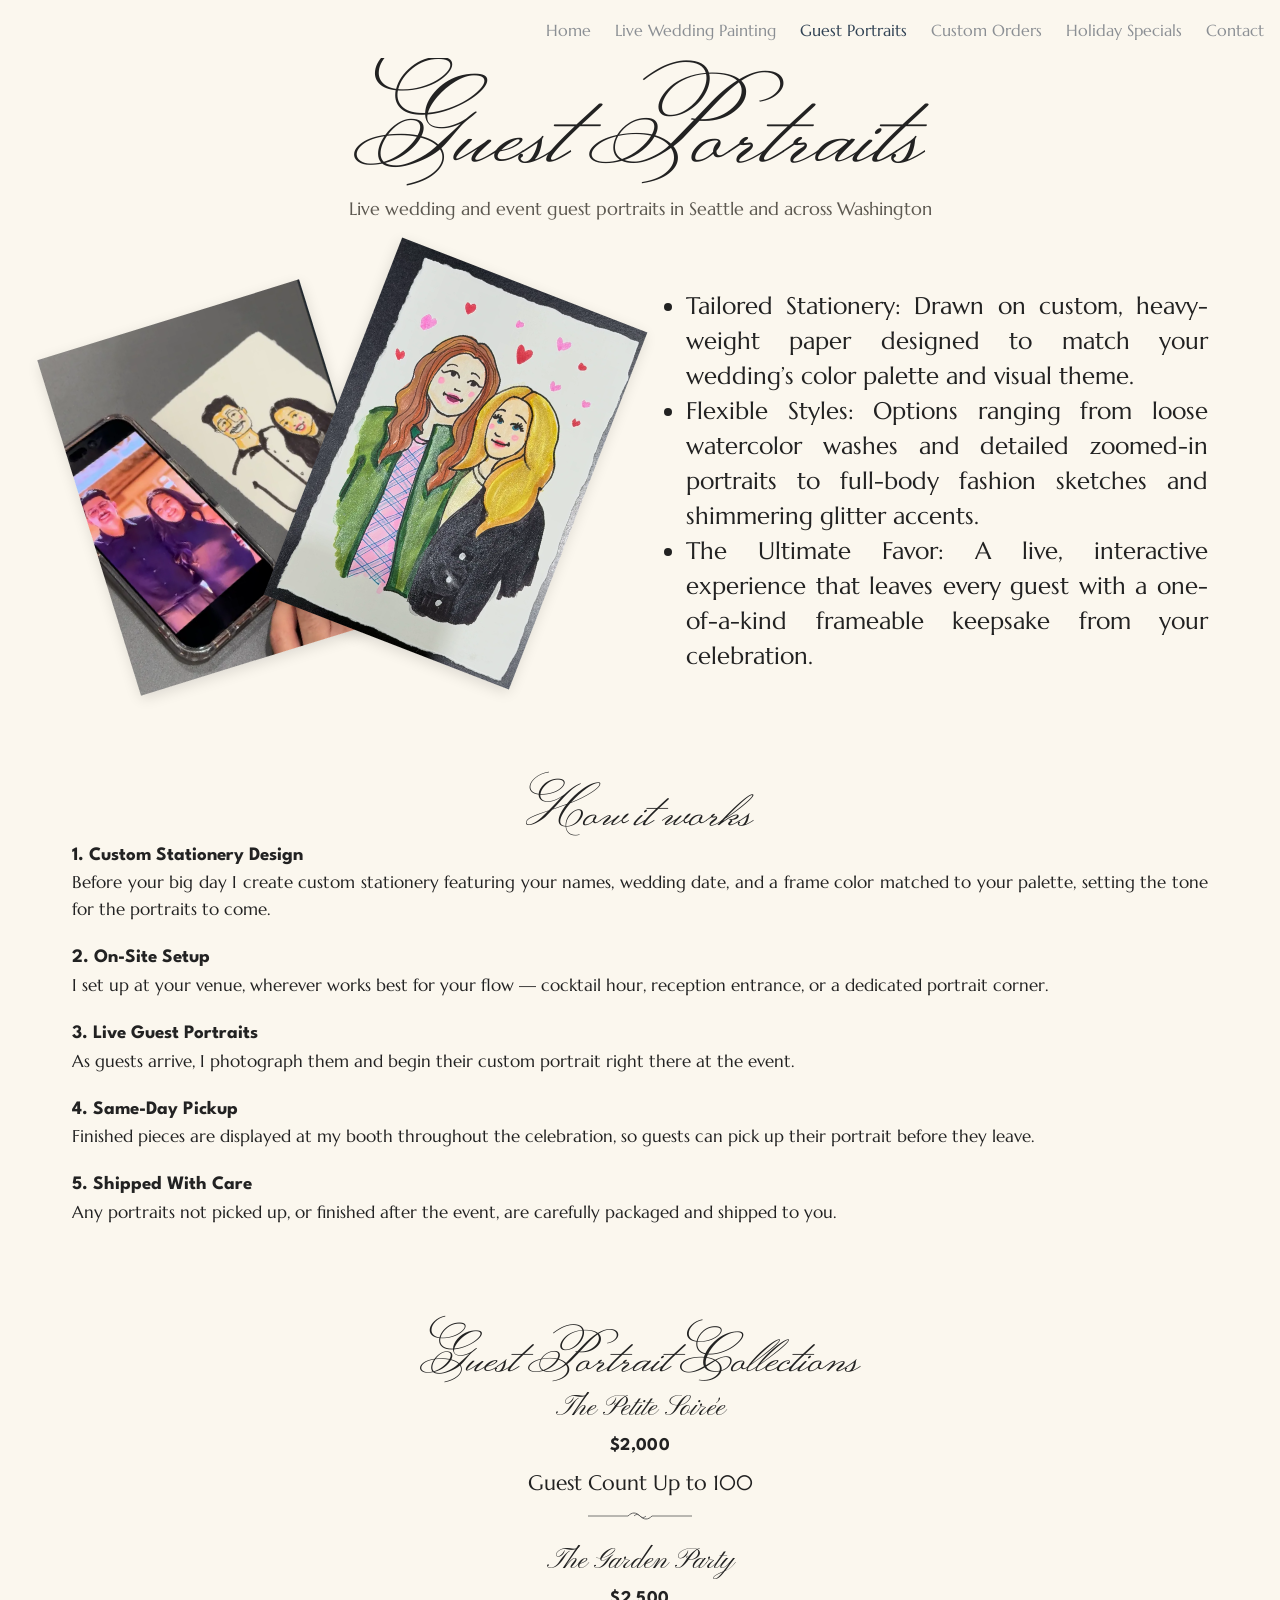
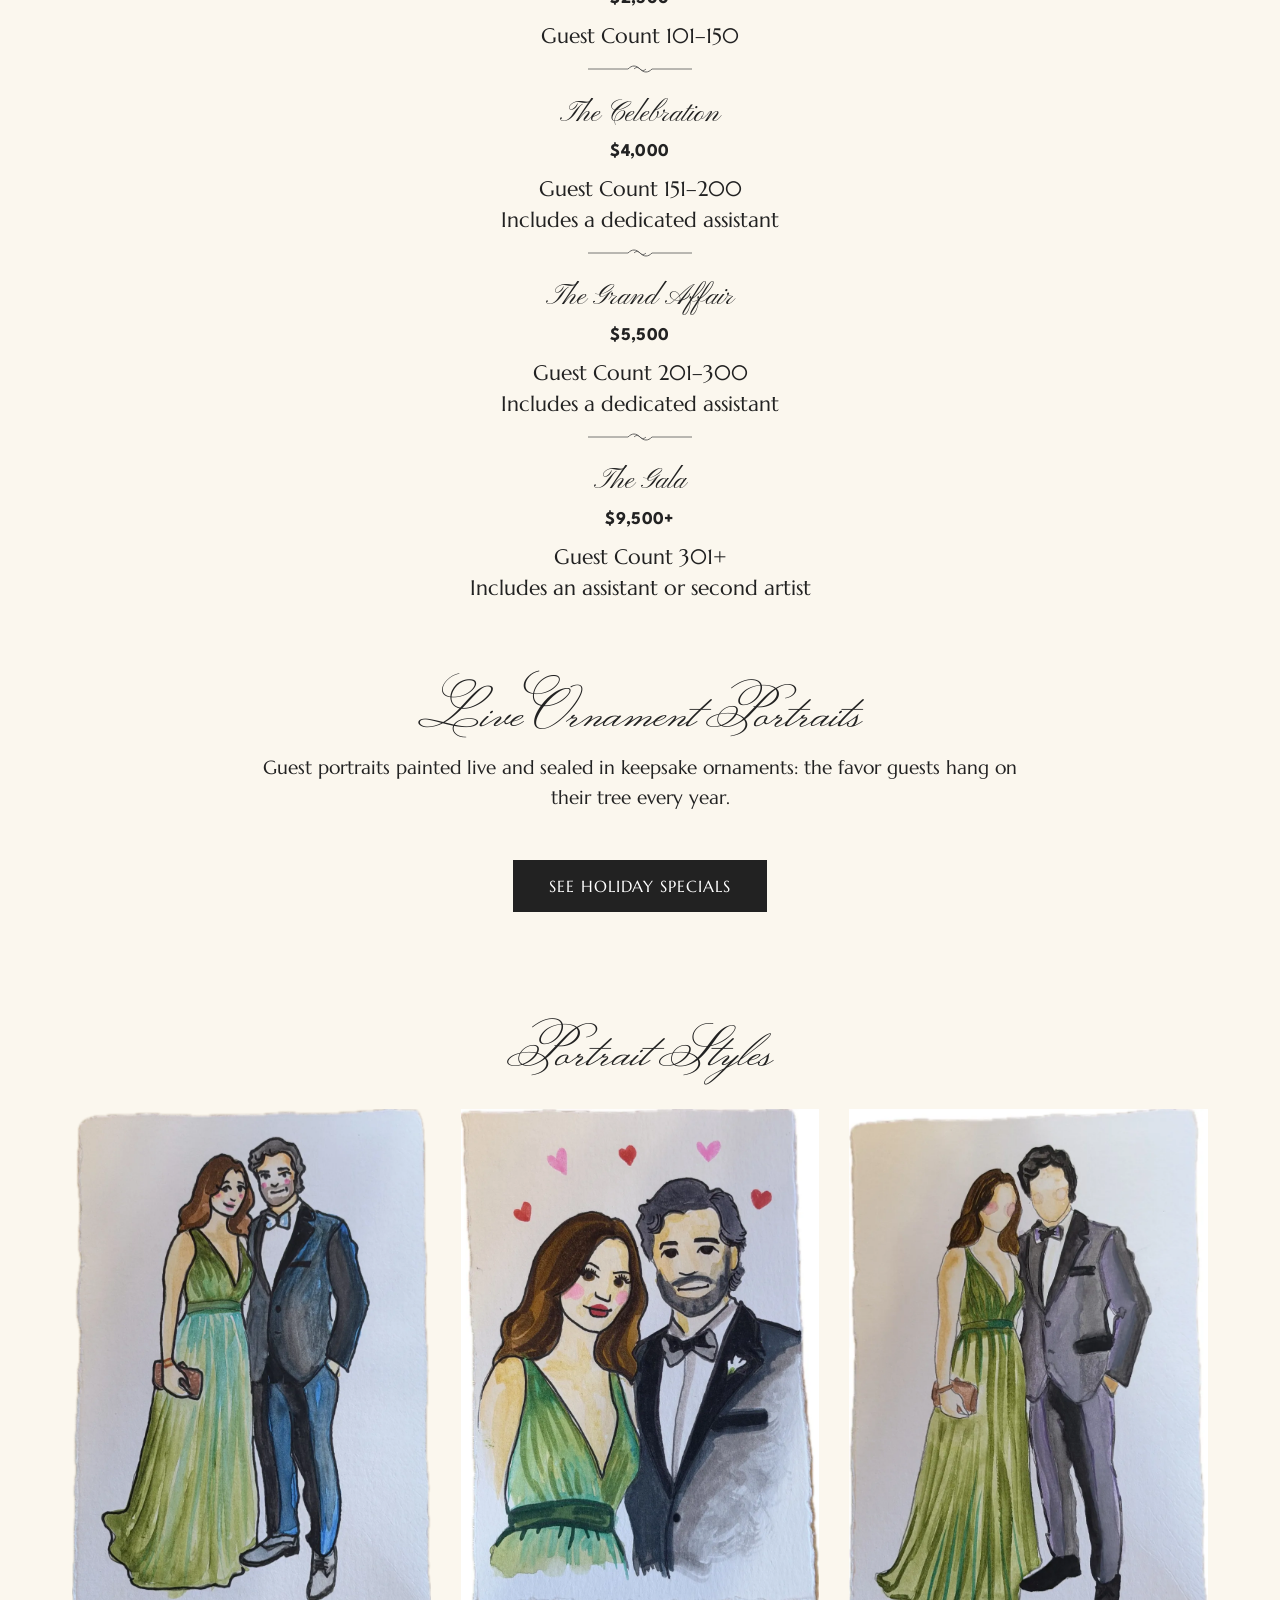
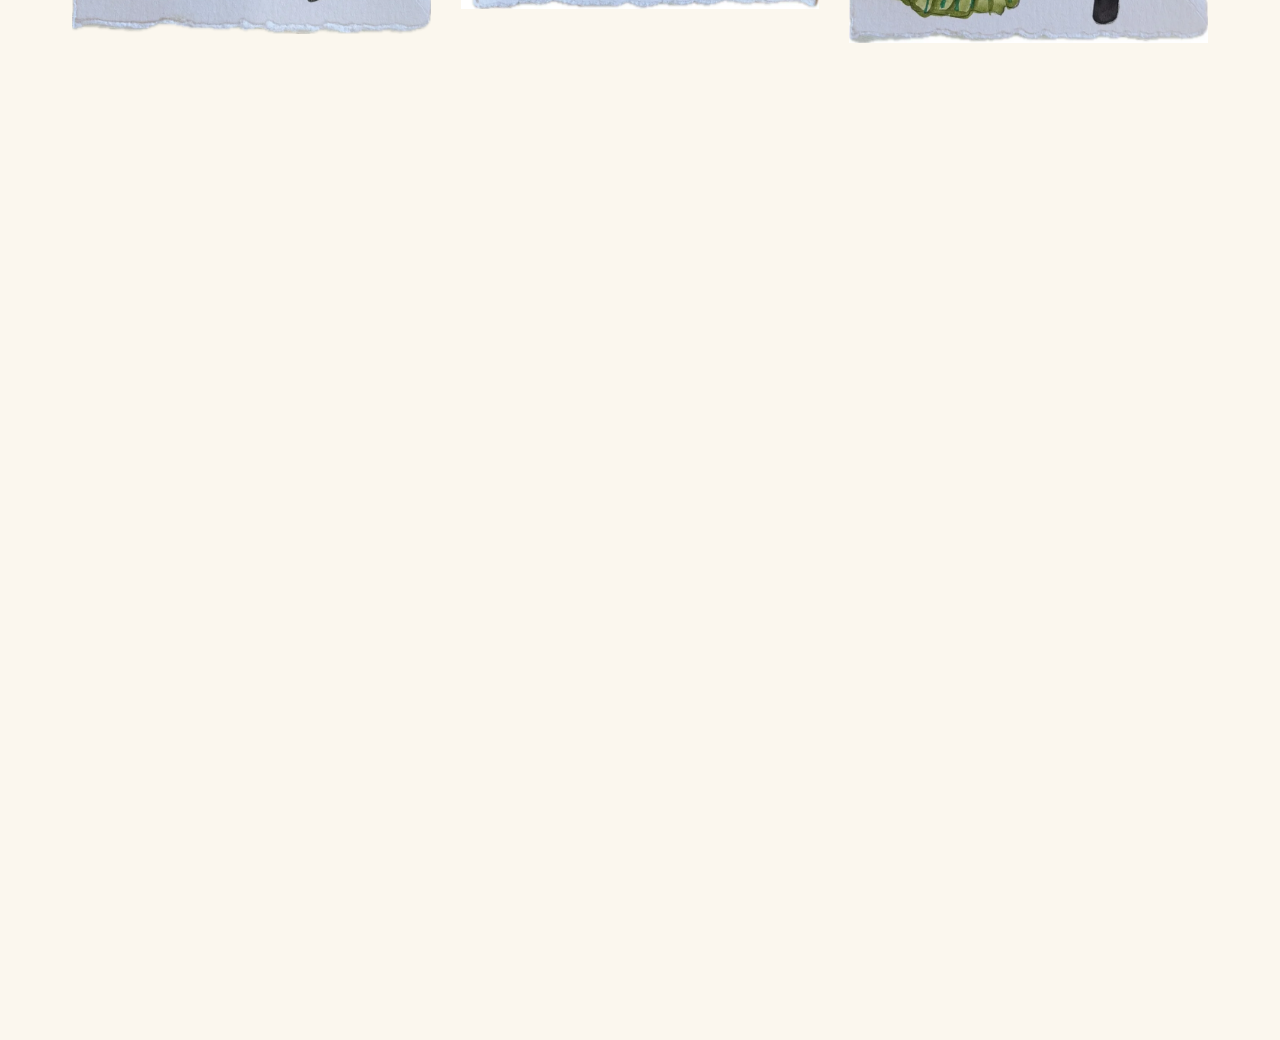
<file: guest-portraits.html>
<!doctype html>
<html lang="en">
<head>
<meta charset="utf-8">
<meta name="viewport" content="width=device-width, initial-scale=1">
<title>Live Guest Portraits for Seattle Weddings & Events | Kala Fine Art</title>
<meta name="description" content="Live guest portraits for Seattle-area weddings and events, on custom stationery — a one-of-a-kind favor every guest takes home. Watercolor, detailed and fashion-sketch styles. Packages from $2,000.">
<link rel="canonical" href="https://kalafineart.com/guest-portraits.html">
<meta name="robots" content="index, follow">
<meta property="og:type" content="website">
<meta property="og:site_name" content="Kala Fine Art">
<meta property="og:title" content="Live Guest Portraits for Seattle Weddings & Events | Kala Fine Art">
<meta property="og:description" content="Live guest portraits for Seattle-area weddings and events, on custom stationery — a one-of-a-kind favor every guest takes home. Watercolor, detailed and fashion-sketch styles. Packages from $2,000.">
<meta property="og:url" content="https://kalafineart.com/guest-portraits.html">
<meta property="og:image" content="https://kalafineart.com/assets/images/og-image.jpg">
<meta name="twitter:card" content="summary_large_image">
<meta name="twitter:title" content="Live Guest Portraits for Seattle Weddings & Events | Kala Fine Art">
<meta name="twitter:description" content="Live guest portraits for Seattle-area weddings and events, on custom stationery — a one-of-a-kind favor every guest takes home. Watercolor, detailed and fashion-sketch styles. Packages from $2,000.">
<meta name="twitter:image" content="https://kalafineart.com/assets/images/og-image.jpg">
<meta name="theme-color" content="#fbf7ee">
<link rel="icon" type="image/png" href="assets/images/kala-fine-art-logo.png">
<link rel="preconnect" href="https://fonts.googleapis.com">
<link rel="preconnect" href="https://fonts.gstatic.com" crossorigin>
<link rel="stylesheet" href="https://fonts.googleapis.com/css2?family=League+Spartan:wght@700&family=Marcellus&family=Monsieur+La+Doulaise&family=Pinyon+Script&display=swap">
<link rel="stylesheet" href="css/style.css">
<script type="application/ld+json">{"@context": "https://schema.org", "@type": "BreadcrumbList", "itemListElement": [{"@type": "ListItem", "position": 1, "name": "Home", "item": "https://kalafineart.com/"}, {"@type": "ListItem", "position": 2, "name": "Guest Portraits", "item": "https://kalafineart.com/guest-portraits.html"}]}</script>
<script type="application/ld+json">{"@context": "https://schema.org", "@type": "Service", "serviceType": "Live event guest portraits", "name": "Live Guest Portraits", "provider": {"@id": "https://kalafineart.com/#business"}, "areaServed": ["Seattle", "Bellevue", "Kirkland", "Redmond", "Mercer Island", "Woodinville", "Tacoma", "Everett", "Snohomish", "Gig Harbor", "Bainbridge Island", "Leavenworth", "San Juan Islands", "Skagit Valley", "Mount Rainier", "Lake Chelan", "Washington"], "offers": [{"@type": "Offer", "name": "The Petite Soirée", "price": 2000, "priceCurrency": "USD", "description": "Guest Count Up to 100"}, {"@type": "Offer", "name": "The Garden Party", "price": 2500, "priceCurrency": "USD", "description": "Guest Count 101–150"}, {"@type": "Offer", "name": "The Celebration", "price": 4000, "priceCurrency": "USD", "description": "Guest Count 151–200. Includes a dedicated assistant"}, {"@type": "Offer", "name": "The Grand Affair", "price": 5500, "priceCurrency": "USD", "description": "Guest Count 201–300. Includes a dedicated assistant"}, {"@type": "Offer", "name": "The Gala", "price": 9500, "priceCurrency": "USD", "description": "Guest Count 301+. Includes an assistant or second artist"}]}</script>
</head>
<body>
<nav class="site-nav" aria-label="Main"><ul><li><a href="index.html">Home</a></li><li><a href="live-wedding-painting.html">Live Wedding Painting</a></li><li><a href="guest-portraits.html" aria-current="page">Guest Portraits</a></li><li><a href="custom-orders.html">Custom Orders</a></li><li><a href="holiday-specials.html">Holiday Specials</a></li><li><a href="contact.html">Contact</a></li></ul></nav>
<main>

<header class="page-title wrap"><h1 class="script title-lg">Guest Portraits</h1>
  <p class="page-sub">Live wedding and event guest portraits in Seattle and across Washington</p></header>
<section class="intro-split guest-split wrap">
  <div class="tilted">
    <img class="t1" src="assets/images/guest-portrait-sketch-from-phone.webp" width="656" height="840" fetchpriority="high"
         alt="Live guest portrait being sketched from a photo on a phone">
    <img class="t2" src="assets/images/guest-portrait-watercolor-couple.webp" width="946" height="1378"
         alt="Finished watercolor guest portrait of two women with pink hearts">
  </div>
  <ul class="bullets justify">
    <li>Tailored Stationery: Drawn on custom, heavy-weight paper designed to match your wedding’s color palette and visual theme.</li>
    <li>Flexible Styles: Options ranging from loose watercolor washes and detailed zoomed-in portraits to full-body fashion sketches and shimmering glitter accents.</li>
    <li>The Ultimate Favor: A live, interactive experience that leaves every guest with a one-of-a-kind frameable keepsake from your celebration.</li>
  </ul>
</section>
<section class="how" aria-labelledby="how-title">
  <div class="wrap">
    <h2 id="how-title" class="script title-sm">How it works</h2>
<div class="step"><h3>1. Custom Stationery Design</h3><p>Before your big day I create custom stationery featuring your names, wedding date, and a frame color matched to your palette, setting the tone for the portraits to come.</p></div>
<div class="step"><h3>2. On-Site Setup</h3><p>I set up at your venue, wherever works best for your flow — cocktail hour, reception entrance, or a dedicated portrait corner.</p></div>
<div class="step"><h3>3. Live Guest Portraits</h3><p>As guests arrive, I photograph them and begin their custom portrait right there at the event.</p></div>
<div class="step"><h3>4. Same-Day Pickup</h3><p>Finished pieces are displayed at my booth throughout the celebration, so guests can pick up their portrait before they leave.</p></div>
<div class="step"><h3>5. Shipped With Care</h3><p>Any portraits not picked up, or finished after the event, are carefully packaged and shipped to you.</p></div>
  </div>
</section>
<section class="tiers wrap" aria-labelledby="tiers-title">
  <h2 id="tiers-title" class="script title-sm">Guest Portrait Collections</h2>
<div class="tier"><h3 class="pkg-name small">The Petite Soirée</h3><p class="price small">$2,000</p><p>Guest Count Up to 100</p></div>
<svg class="divider" viewBox="0 0 104 8" aria-hidden="true"><path d="M0 4H40M64 4H104" stroke="#555" stroke-width=".8"/><path d="M40 4c4-4 8-4 12 0c4 4 8 4 12 0M46 4c2-2 4-2 6 0c2 2 4 2 6 0" fill="none" stroke="#555" stroke-width=".9"/></svg>
<div class="tier"><h3 class="pkg-name small">The Garden Party</h3><p class="price small">$2,500</p><p>Guest Count 101–150</p></div>
<svg class="divider" viewBox="0 0 104 8" aria-hidden="true"><path d="M0 4H40M64 4H104" stroke="#555" stroke-width=".8"/><path d="M40 4c4-4 8-4 12 0c4 4 8 4 12 0M46 4c2-2 4-2 6 0c2 2 4 2 6 0" fill="none" stroke="#555" stroke-width=".9"/></svg>
<div class="tier"><h3 class="pkg-name small">The Celebration</h3><p class="price small">$4,000</p><p>Guest Count 151–200<br>Includes a dedicated assistant</p></div>
<svg class="divider" viewBox="0 0 104 8" aria-hidden="true"><path d="M0 4H40M64 4H104" stroke="#555" stroke-width=".8"/><path d="M40 4c4-4 8-4 12 0c4 4 8 4 12 0M46 4c2-2 4-2 6 0c2 2 4 2 6 0" fill="none" stroke="#555" stroke-width=".9"/></svg>
<div class="tier"><h3 class="pkg-name small">The Grand Affair</h3><p class="price small">$5,500</p><p>Guest Count 201–300<br>Includes a dedicated assistant</p></div>
<svg class="divider" viewBox="0 0 104 8" aria-hidden="true"><path d="M0 4H40M64 4H104" stroke="#555" stroke-width=".8"/><path d="M40 4c4-4 8-4 12 0c4 4 8 4 12 0M46 4c2-2 4-2 6 0c2 2 4 2 6 0" fill="none" stroke="#555" stroke-width=".9"/></svg>
<div class="tier"><h3 class="pkg-name small">The Gala</h3><p class="price small">$9,500+</p><p>Guest Count 301+<br>Includes an assistant or second artist</p></div>
</section>
<section class="ornaments wrap" id="ornaments" aria-labelledby="orn-title">
  <h2 id="orn-title" class="script title-sm">Live Ornament Portraits</h2>
  <p class="orn-lead">Guest portraits painted live and sealed in keepsake ornaments: the favor guests hang on their tree every year.</p>
  <p class="page-cta"><a class="btn" href="holiday-specials.html#ornament-portraits">See Holiday Specials</a></p>
</section>
<section class="styles wrap" aria-labelledby="styles-title">
  <h2 id="styles-title" class="script title-sm">Portrait Styles</h2>
  <div class="style-grid">
    <img src="assets/images/guest-portrait-style-full-body-watercolor.webp" width="956" height="1400" loading="lazy"
         alt="Full-body watercolor fashion sketch guest portrait of a couple in formal wear">
    <img src="assets/images/guest-portrait-style-detailed.webp" width="1004" height="1400" loading="lazy"
         alt="Detailed zoomed-in guest portrait of a couple with pink hearts">
    <img src="assets/images/guest-portrait-style-faceless.webp" width="941" height="1400" loading="lazy"
         alt="Loose watercolor faceless guest portrait of a couple">
  </div>
  <div class="style-grid">
    <video src="assets/videos/guest-portraits-booth.mp4" autoplay muted loop playsinline preload="metadata"
           aria-label="Wamika drawing guest portraits at her Kala Fine Art booth"></video>
    <video src="assets/videos/guest-portraits-live-sketch.mp4" autoplay muted loop playsinline preload="metadata"
           aria-label="Guest portrait being sketched live from a phone photo"></video>
    <video src="assets/videos/guest-portraits-happy-guests.mp4" autoplay muted loop playsinline preload="metadata"
           aria-label="Guests receiving their live portrait at an event"></video>
  </div>
</section>

</main>
<script>
/* Always open a page at the top (unless linking to a section) */
(function () {
  try {
    var nav = performance.getEntriesByType("navigation")[0];
    if (location.hash || (nav && nav.type === "back_forward")) return;
    if ("scrollRestoration" in history) history.scrollRestoration = "manual";
    var moved = false;
    ["wheel", "touchstart", "keydown", "mousedown"].forEach(function (e) {
      addEventListener(e, function () { moved = true; }, { once: true, passive: true });
    });
    function toTop() {
      if (moved) return;
      window.scrollTo(0, 0);
      var first = document.querySelector(".site-nav");
      if (first && first.scrollIntoView) first.scrollIntoView({ block: "start" });
    }
    toTop();
    addEventListener("DOMContentLoaded", toTop);
    addEventListener("load", toTop);
    setTimeout(toTop, 150); setTimeout(toTop, 600);
  } catch (e) {}
})();
</script>
</body>
</html>
</file>
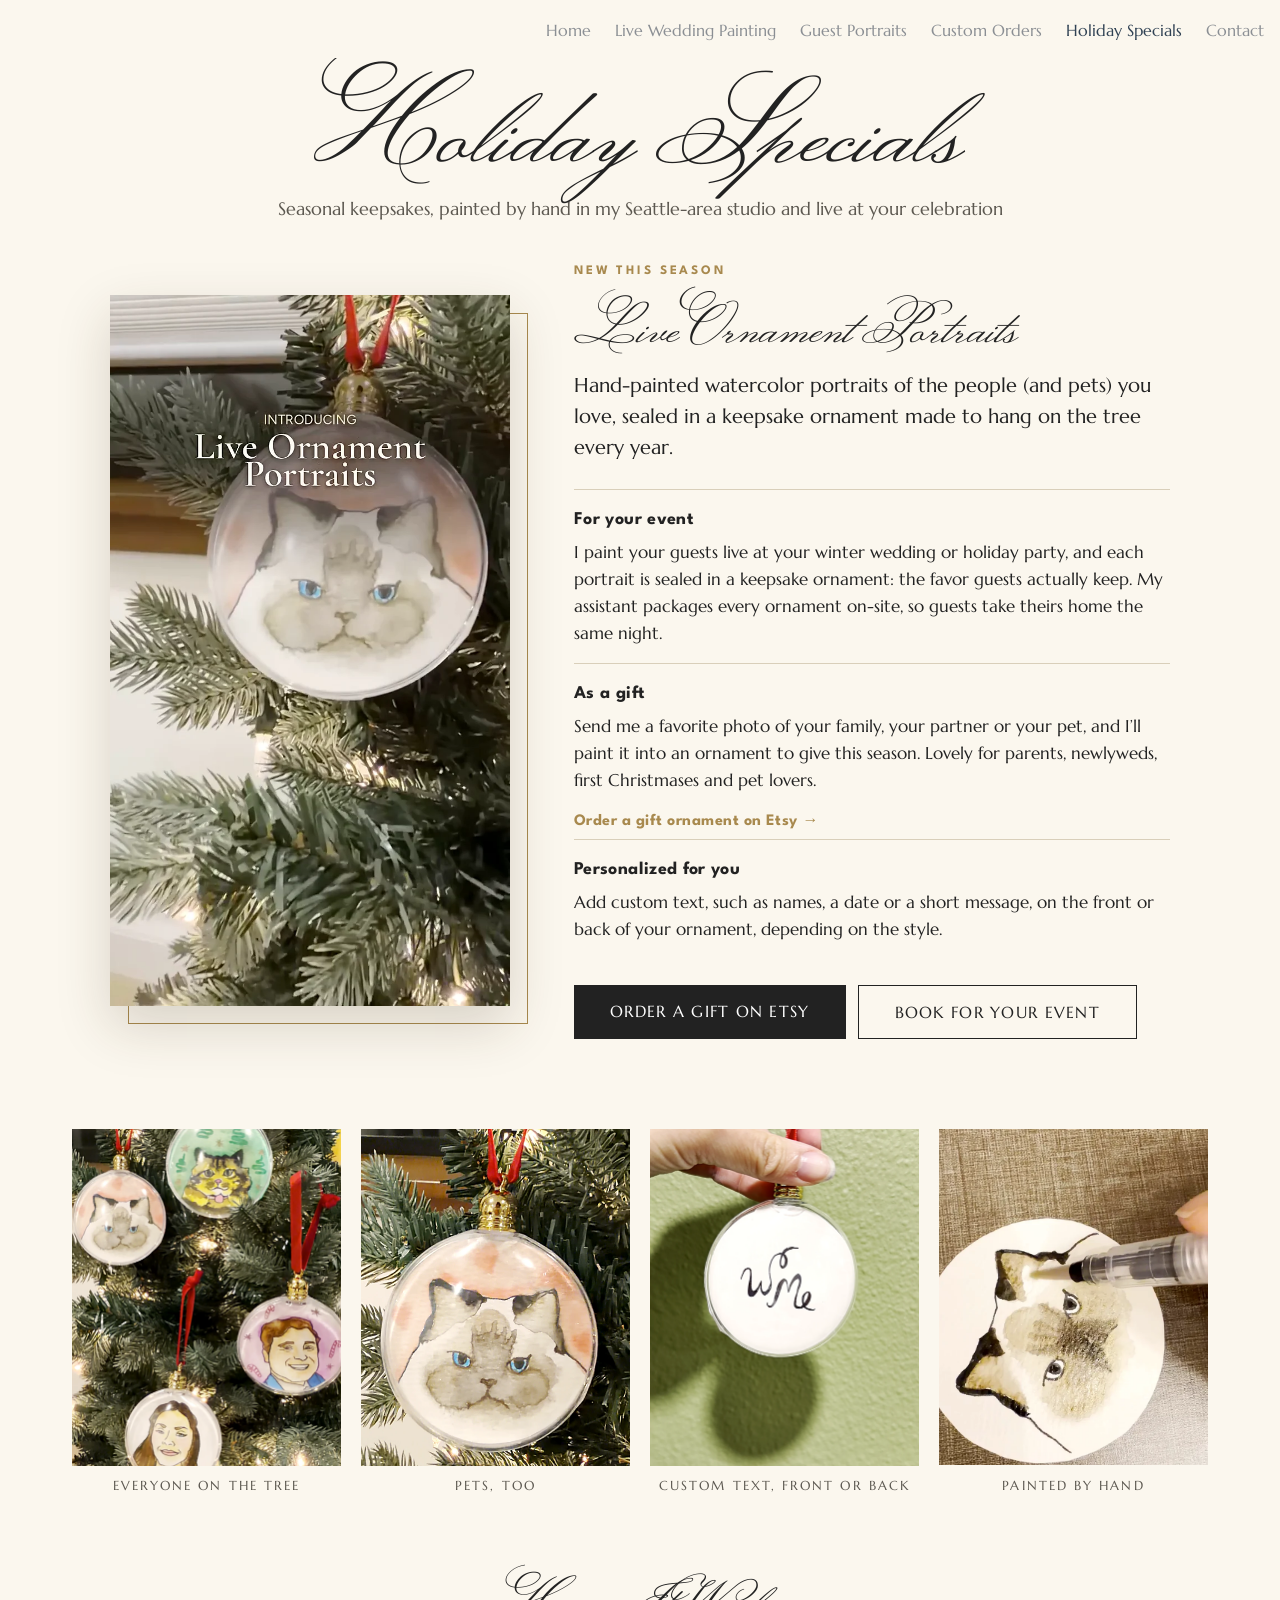
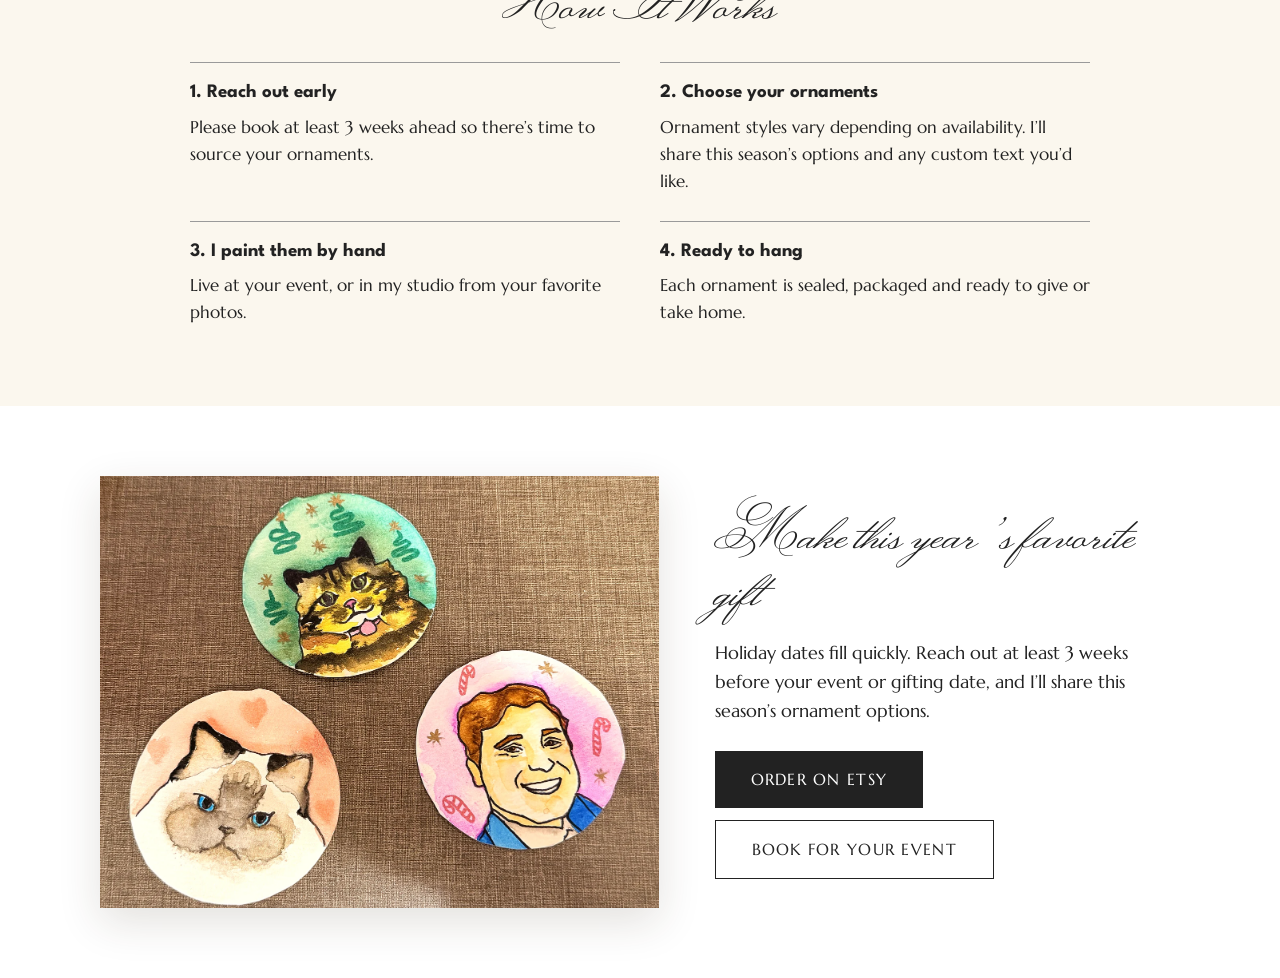
<file: holiday-specials.html>
<!doctype html>
<html lang="en">
<head>
<meta charset="utf-8">
<meta name="viewport" content="width=device-width, initial-scale=1">
<title>Custom Ornament Portraits & Holiday Favors, Seattle | Kala Fine Art</title>
<meta name="description" content="Hand-painted ornament portraits of your family, partner or pet, and live ornament portraits as holiday party and winter wedding favors. Seattle area. Book 3 weeks ahead.">
<link rel="canonical" href="https://kalafineart.com/holiday-specials.html">
<meta name="robots" content="index, follow">
<meta property="og:type" content="website">
<meta property="og:site_name" content="Kala Fine Art">
<meta property="og:title" content="Custom Ornament Portraits & Holiday Favors, Seattle | Kala Fine Art">
<meta property="og:description" content="Hand-painted ornament portraits of your family, partner or pet, and live ornament portraits as holiday party and winter wedding favors. Seattle area. Book 3 weeks ahead.">
<meta property="og:url" content="https://kalafineart.com/holiday-specials.html">
<meta property="og:image" content="https://kalafineart.com/assets/images/og-image.jpg">
<meta name="twitter:card" content="summary_large_image">
<meta name="twitter:title" content="Custom Ornament Portraits & Holiday Favors, Seattle | Kala Fine Art">
<meta name="twitter:description" content="Hand-painted ornament portraits of your family, partner or pet, and live ornament portraits as holiday party and winter wedding favors. Seattle area. Book 3 weeks ahead.">
<meta name="twitter:image" content="https://kalafineart.com/assets/images/og-image.jpg">
<meta name="theme-color" content="#fbf7ee">
<link rel="icon" type="image/png" href="assets/images/kala-fine-art-logo.png">
<link rel="preconnect" href="https://fonts.googleapis.com">
<link rel="preconnect" href="https://fonts.gstatic.com" crossorigin>
<link rel="stylesheet" href="https://fonts.googleapis.com/css2?family=League+Spartan:wght@700&family=Marcellus&family=Monsieur+La+Doulaise&family=Pinyon+Script&display=swap">
<link rel="stylesheet" href="css/style.css">
<script type="application/ld+json">{"@context": "https://schema.org", "@type": "BreadcrumbList", "itemListElement": [{"@type": "ListItem", "position": 1, "name": "Home", "item": "https://kalafineart.com/"}, {"@type": "ListItem", "position": 2, "name": "Holiday Specials", "item": "https://kalafineart.com/holiday-specials.html"}]}</script>
<script type="application/ld+json">{"@context": "https://schema.org", "@type": "Service", "serviceType": "Custom hand-painted ornament portraits", "name": "Live Ornament Portraits", "provider": {"@id": "https://kalafineart.com/#business"}, "areaServed": ["Seattle", "Bellevue", "Kirkland", "Redmond", "Mercer Island", "Woodinville", "Tacoma", "Everett", "Snohomish", "Gig Harbor", "Bainbridge Island", "Leavenworth", "San Juan Islands", "Skagit Valley", "Mount Rainier", "Lake Chelan", "Washington"], "offers": {"@type": "Offer", "url": "https://www.etsy.com/listing/4610241511/custom-hand-painted-portrait-ornament", "name": "Custom hand-painted portrait ornament"}}</script>
</head>
<body>
<nav class="site-nav" aria-label="Main"><ul><li><a href="index.html">Home</a></li><li><a href="live-wedding-painting.html">Live Wedding Painting</a></li><li><a href="guest-portraits.html">Guest Portraits</a></li><li><a href="custom-orders.html">Custom Orders</a></li><li><a href="holiday-specials.html" aria-current="page">Holiday Specials</a></li><li><a href="contact.html">Contact</a></li></ul></nav>
<main>

<header class="page-title wrap"><h1 class="script title-lg">Holiday Specials</h1>
  <p class="page-sub">Seasonal keepsakes, painted by hand in my Seattle-area studio and live at your celebration</p></header>

<section class="hol-feature wrap" id="ornament-portraits" aria-labelledby="hol-orn-title">
  <div class="hol-reel">
    <video src="assets/videos/ornament-portraits-reel.mp4" poster="assets/images/ornament-reel-poster.webp"
           autoplay muted loop playsinline preload="metadata"
           aria-label="Live Ornament Portraits: watercolor portraits of family and pets painted and hung on a Christmas tree"></video>
  </div>
  <div class="hol-copy">
    <p class="eyebrow">New this season</p>
    <h2 id="hol-orn-title" class="script title-sm">Live Ornament Portraits</h2>
    <p class="hol-lead">Hand-painted watercolor portraits of the people (and pets) you love, sealed in a keepsake ornament made to hang on the tree every year.</p>
    <div class="hol-option" id="event-ornaments">
      <h3>For your event</h3>
      <p>I paint your guests live at your winter wedding or holiday party, and each portrait is sealed in a keepsake ornament: the favor guests actually keep. My assistant packages every ornament on-site, so guests take theirs home the same night.</p>
    </div>
    <div class="hol-option" id="gift-ornaments">
      <h3>As a gift</h3>
      <p>Send me a favorite photo of your family, your partner or your pet, and I’ll paint it into an ornament to give this season. Lovely for parents, newlyweds, first Christmases and pet lovers.</p>
      <p class="etsy-link"><a href="https://www.etsy.com/listing/4610241511/custom-hand-painted-portrait-ornament" target="_blank" rel="noopener">Order a gift ornament on Etsy →</a></p>
    </div>
    <div class="hol-option">
      <h3>Personalized for you</h3>
      <p>Add custom text, such as names, a date or a short message, on the front or back of your ornament, depending on the style.</p>
    </div>
    <p class="hol-cta"><a class="btn" href="https://www.etsy.com/listing/4610241511/custom-hand-painted-portrait-ornament" target="_blank" rel="noopener">Order a gift on Etsy</a> <a class="btn btn-outline" href="contact.html">Book for your event</a></p>
  </div>
</section>

<section class="hol-gallery-wrap wrap" aria-label="Ornament portrait gallery">
  <div class="hol-gallery">
    <figure><img src="assets/images/ornament-portraits-on-tree.webp" width="1000" height="1250" loading="lazy"
         alt="Five hand-painted ornament portraits of people and pets hanging on a Christmas tree with red ribbons"><figcaption>Everyone on the tree</figcaption></figure>
    <figure><img src="assets/images/cat-ornament-portrait-on-tree.webp" width="1020" height="1275" loading="lazy"
         alt="Close-up of a watercolor cat portrait ornament hanging on a Christmas tree"><figcaption>Pets, too</figcaption></figure>
    <figure><img src="assets/images/ornament-custom-text-back.webp" width="1000" height="1250" loading="lazy"
         alt="Back of a clear ornament with custom handwritten text"><figcaption>Custom text, front or back</figcaption></figure>
    <figure><video src="assets/videos/ornament-painting-process.mp4" poster="assets/images/ornament-painting-process-poster.webp"
         autoplay muted loop playsinline preload="metadata" aria-label="Wamika painting a cat ornament portrait in watercolor"></video><figcaption>Painted by hand</figcaption></figure>
  </div>
</section>

<section class="hol-how wrap" aria-labelledby="hol-how-title">
  <h2 id="hol-how-title" class="script title-sm">How It Works</h2>
  <ol class="custom-steps hol-steps">
    <li><h3>Reach out early</h3><p>Please book at least 3 weeks ahead so there’s time to source your ornaments.</p></li>
    <li><h3>Choose your ornaments</h3><p>Ornament styles vary depending on availability. I’ll share this season’s options and any custom text you’d like.</p></li>
    <li><h3>I paint them by hand</h3><p>Live at your event, or in my studio from your favorite photos.</p></li>
    <li><h3>Ready to hang</h3><p>Each ornament is sealed, packaged and ready to give or take home.</p></li>
  </ol>
</section>

<section class="hol-close" aria-label="Book ornament portraits">
  <div class="hol-close-inner wrap">
    <img src="assets/images/watercolor-ornament-portraits-before-sealing.webp" width="1400" height="1081" loading="lazy"
         alt="Three round watercolor portraits of a man and two cats before being sealed into ornaments">
    <div>
      <h2 class="script title-sm">Make this year’s favorite gift</h2>
      <p>Holiday dates fill quickly. Reach out at least 3 weeks before your event or gifting date, and I’ll share this season’s ornament options.</p>
      <p class="hol-cta"><a class="btn" href="https://www.etsy.com/listing/4610241511/custom-hand-painted-portrait-ornament" target="_blank" rel="noopener">Order on Etsy</a> <a class="btn btn-outline" href="contact.html">Book for your event</a></p>
    </div>
  </div>
</section>

</main>
<script>
/* Always open a page at the top (unless linking to a section) */
(function () {
  try {
    var nav = performance.getEntriesByType("navigation")[0];
    if (location.hash || (nav && nav.type === "back_forward")) return;
    if ("scrollRestoration" in history) history.scrollRestoration = "manual";
    var moved = false;
    ["wheel", "touchstart", "keydown", "mousedown"].forEach(function (e) {
      addEventListener(e, function () { moved = true; }, { once: true, passive: true });
    });
    function toTop() {
      if (moved) return;
      window.scrollTo(0, 0);
      var first = document.querySelector(".site-nav");
      if (first && first.scrollIntoView) first.scrollIntoView({ block: "start" });
    }
    toTop();
    addEventListener("DOMContentLoaded", toTop);
    addEventListener("load", toTop);
    setTimeout(toTop, 150); setTimeout(toTop, 600);
  } catch (e) {}
})();
</script>
</body>
</html>
</file>
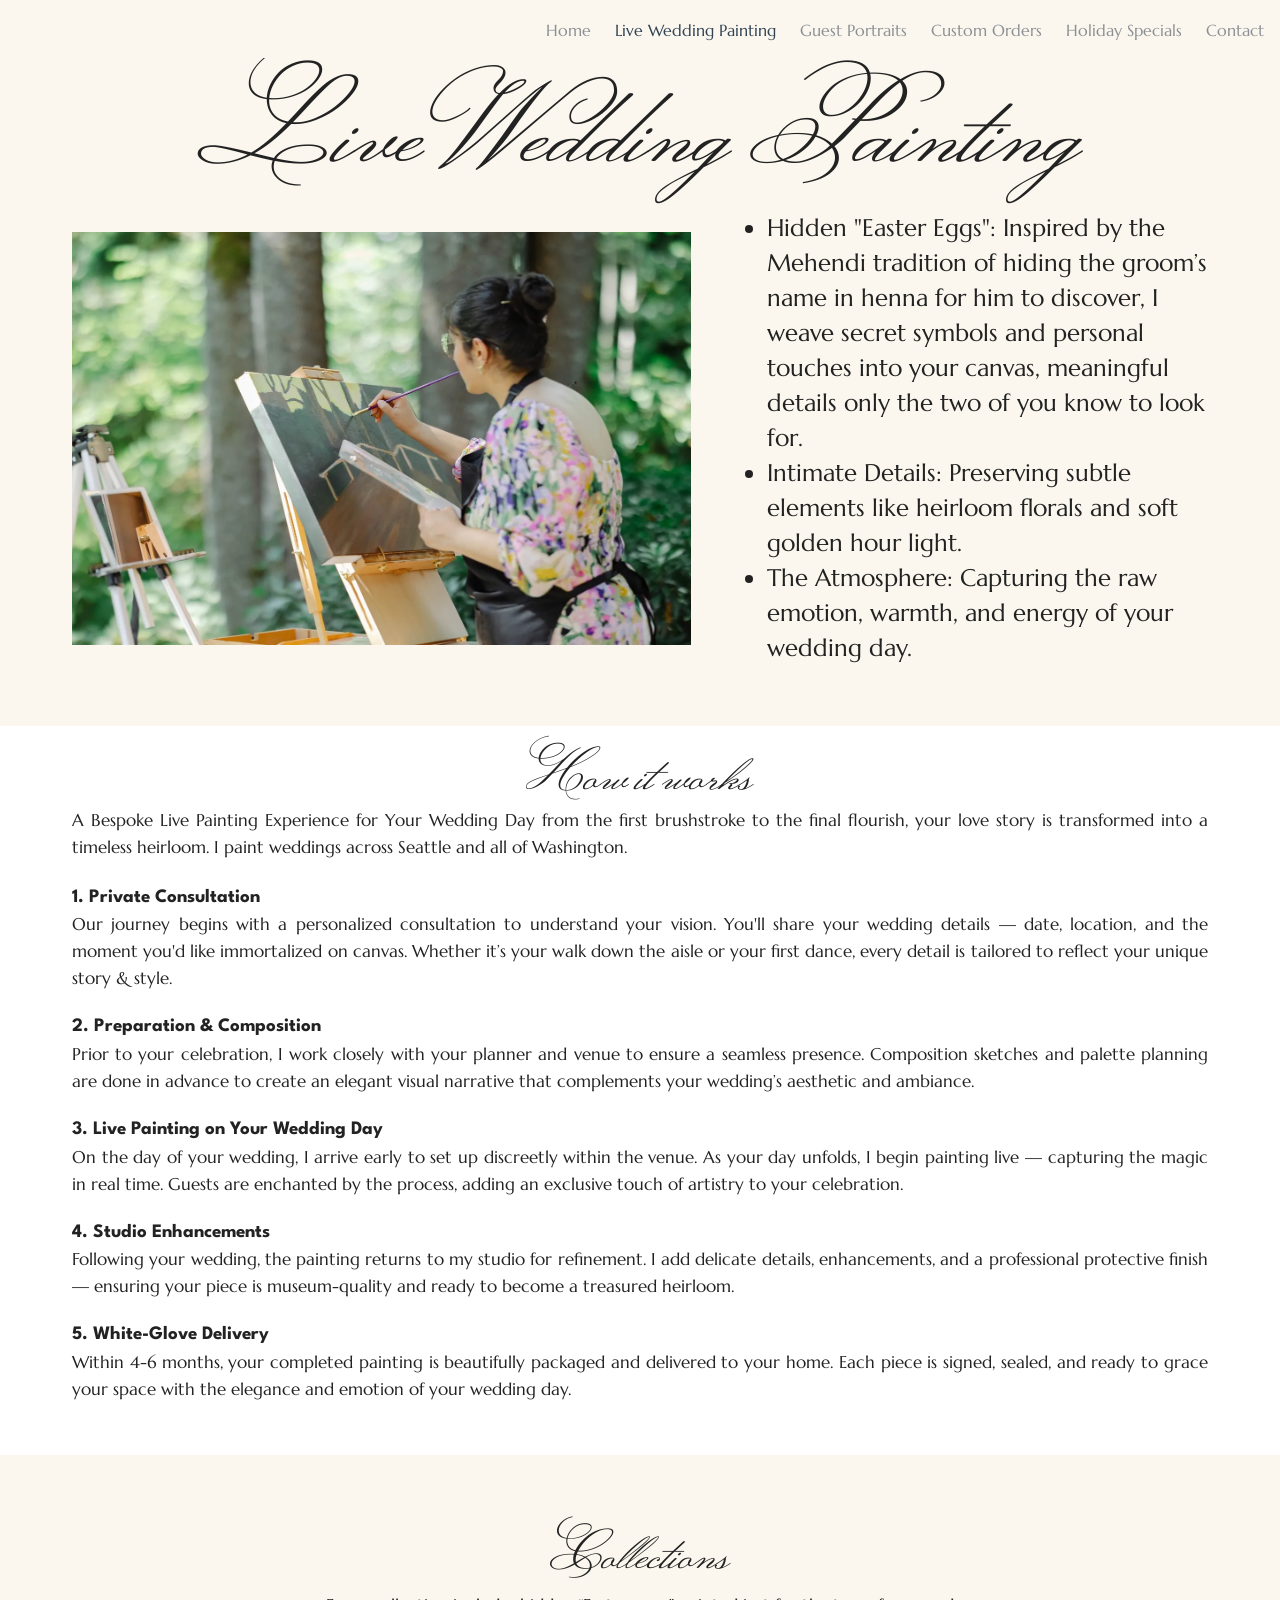
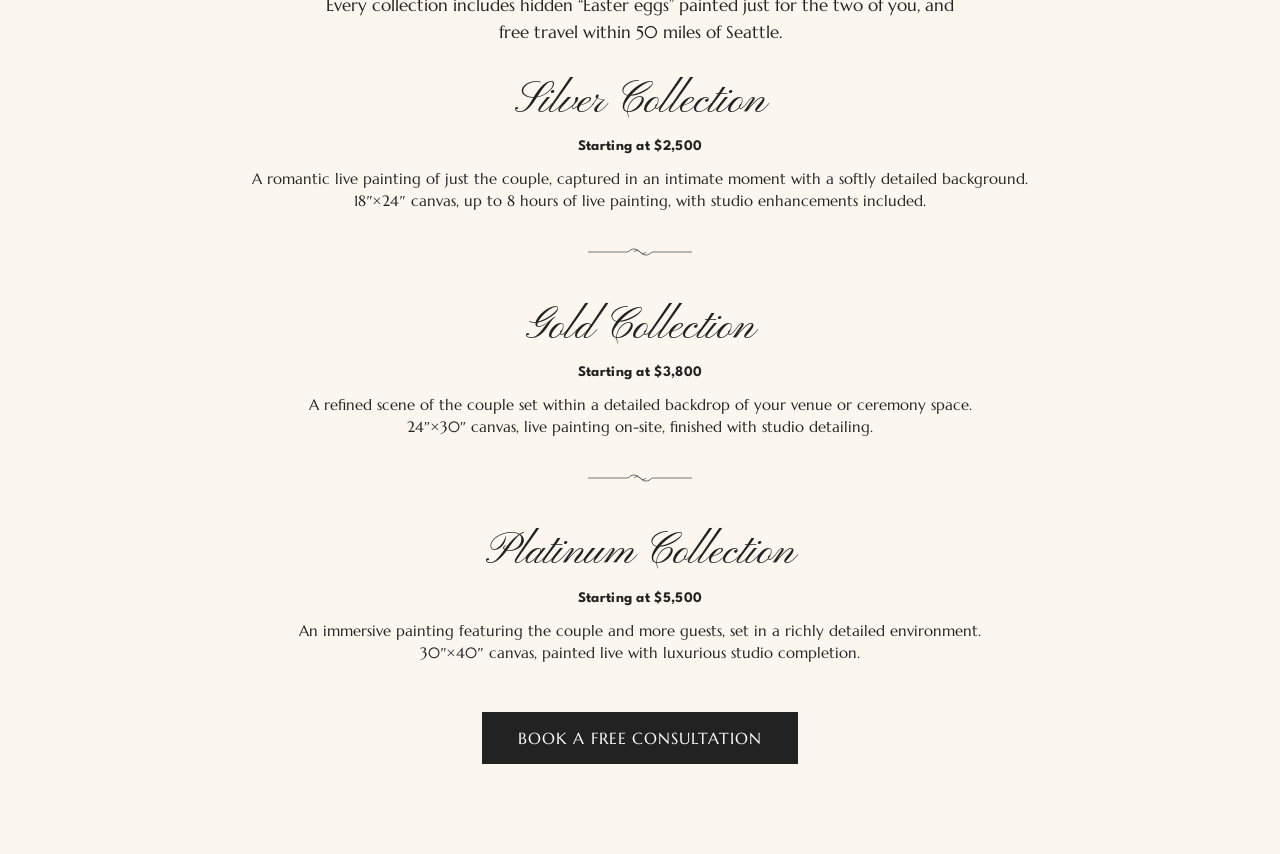
<file: live-wedding-painting.html>
<!doctype html>
<html lang="en">
<head>
<meta charset="utf-8">
<meta name="viewport" content="width=device-width, initial-scale=1">
<title>Live Wedding Painting in Seattle & Washington | Packages & Pricing</title>
<meta name="description" content="Bespoke live wedding paintings created on-site at your Seattle, Eastside or Washington destination wedding. Collections starting at $2,500, with free travel within 50 miles.">
<link rel="canonical" href="https://kalafineart.com/live-wedding-painting.html">
<meta name="robots" content="index, follow">
<meta property="og:type" content="website">
<meta property="og:site_name" content="Kala Fine Art">
<meta property="og:title" content="Live Wedding Painting in Seattle & Washington | Packages & Pricing">
<meta property="og:description" content="Bespoke live wedding paintings created on-site at your Seattle, Eastside or Washington destination wedding. Collections starting at $2,500, with free travel within 50 miles.">
<meta property="og:url" content="https://kalafineart.com/live-wedding-painting.html">
<meta property="og:image" content="https://kalafineart.com/assets/images/og-image.jpg">
<meta name="twitter:card" content="summary_large_image">
<meta name="twitter:title" content="Live Wedding Painting in Seattle & Washington | Packages & Pricing">
<meta name="twitter:description" content="Bespoke live wedding paintings created on-site at your Seattle, Eastside or Washington destination wedding. Collections starting at $2,500, with free travel within 50 miles.">
<meta name="twitter:image" content="https://kalafineart.com/assets/images/og-image.jpg">
<meta name="theme-color" content="#fbf7ee">
<link rel="icon" type="image/png" href="assets/images/kala-fine-art-logo.png">
<link rel="preconnect" href="https://fonts.googleapis.com">
<link rel="preconnect" href="https://fonts.gstatic.com" crossorigin>
<link rel="stylesheet" href="https://fonts.googleapis.com/css2?family=League+Spartan:wght@700&family=Marcellus&family=Monsieur+La+Doulaise&family=Pinyon+Script&display=swap">
<link rel="stylesheet" href="css/style.css">
<script type="application/ld+json">{"@context": "https://schema.org", "@type": "BreadcrumbList", "itemListElement": [{"@type": "ListItem", "position": 1, "name": "Home", "item": "https://kalafineart.com/"}, {"@type": "ListItem", "position": 2, "name": "Live Wedding Painting", "item": "https://kalafineart.com/live-wedding-painting.html"}]}</script>
<script type="application/ld+json">{"@context": "https://schema.org", "@type": "Service", "serviceType": "Live wedding painting", "name": "Live Wedding Painting", "provider": {"@id": "https://kalafineart.com/#business"}, "areaServed": ["Seattle", "Bellevue", "Kirkland", "Redmond", "Mercer Island", "Woodinville", "Tacoma", "Everett", "Snohomish", "Gig Harbor", "Bainbridge Island", "Leavenworth", "San Juan Islands", "Skagit Valley", "Mount Rainier", "Lake Chelan", "Washington"], "offers": [{"@type": "Offer", "name": "Silver Collection", "priceCurrency": "USD", "description": "A romantic live painting of just the couple, captured in an intimate moment with a softly detailed background. 18″×24″ canvas, up to 8 hours of live painting, with studio enhancements included.", "priceSpecification": {"@type": "PriceSpecification", "minPrice": 2500, "priceCurrency": "USD"}}, {"@type": "Offer", "name": "Gold Collection", "priceCurrency": "USD", "description": "A refined scene of the couple set within a detailed backdrop of your venue or ceremony space. 24″×30″ canvas, live painting on-site, finished with studio detailing.", "priceSpecification": {"@type": "PriceSpecification", "minPrice": 3800, "priceCurrency": "USD"}}, {"@type": "Offer", "name": "Platinum Collection", "priceCurrency": "USD", "description": "An immersive painting featuring the couple and more guests, set in a richly detailed environment. 30″×40″ canvas, painted live with luxurious studio completion.", "priceSpecification": {"@type": "PriceSpecification", "minPrice": 5500, "priceCurrency": "USD"}}]}</script>
</head>
<body>
<nav class="site-nav" aria-label="Main"><ul><li><a href="index.html">Home</a></li><li><a href="live-wedding-painting.html" aria-current="page">Live Wedding Painting</a></li><li><a href="guest-portraits.html">Guest Portraits</a></li><li><a href="custom-orders.html">Custom Orders</a></li><li><a href="holiday-specials.html">Holiday Specials</a></li><li><a href="contact.html">Contact</a></li></ul></nav>
<main>

<header class="page-title wrap"><h1 class="script title-lg">Live Wedding Painting</h1></header>
<section class="intro-split wrap">
  <img src="assets/images/live-wedding-painting-artist-at-work.webp" width="1400" height="933" fetchpriority="high"
       alt="Live wedding painter Wamika Bansal painting a canvas on an easel outdoors among the trees">
  <ul class="bullets">
    <li>Hidden "Easter Eggs": Inspired by the Mehendi tradition of hiding the groom’s name in henna for him to discover, I weave secret symbols and personal touches into your canvas, meaningful details only the two of you know to look for.</li>
    <li>Intimate Details: Preserving subtle elements like heirloom florals and soft golden hour light.</li>
    <li>The Atmosphere: Capturing the raw emotion, warmth, and energy of your wedding day.</li>
  </ul>
</section>
<section class="how bg-white" aria-labelledby="how-title">
  <div class="wrap" style="padding-top:20px">
    <h2 id="how-title" class="script title-sm">How it works</h2>
    <p class="lead">A Bespoke Live Painting Experience for Your Wedding Day from the first brushstroke to the final flourish, your love story is transformed into a timeless heirloom. I paint weddings across Seattle and all of Washington.</p>
<div class="step"><h3>1. Private Consultation</h3><p>Our journey begins with a personalized consultation to understand your vision. You'll share your wedding details — date, location, and the moment you'd like immortalized on canvas. Whether it’s your walk down the aisle or your first dance, every detail is tailored to reflect your unique story &amp; style.</p></div>
<div class="step"><h3>2. Preparation &amp; Composition</h3><p>Prior to your celebration, I work closely with your planner and venue to ensure a seamless presence. Composition sketches and palette planning are done in advance to create an elegant visual narrative that complements your wedding’s aesthetic and ambiance.</p></div>
<div class="step"><h3>3. Live Painting on Your Wedding Day</h3><p>On the day of your wedding, I arrive early to set up discreetly within the venue. As your day unfolds, I begin painting live — capturing the magic in real time. Guests are enchanted by the process, adding an exclusive touch of artistry to your celebration.</p></div>
<div class="step"><h3>4. Studio Enhancements</h3><p>Following your wedding, the painting returns to my studio for refinement. I add delicate details, enhancements, and a professional protective finish — ensuring your piece is museum-quality and ready to become a treasured heirloom.</p></div>
<div class="step"><h3>5. White-Glove Delivery</h3><p>Within 4-6 months, your completed painting is beautifully packaged and delivered to your home. Each piece is signed, sealed, and ready to grace your space with the elegance and emotion of your wedding day.</p></div>
  </div>
</section>
<section class="packages wrap" aria-labelledby="pkg-title">
  <h2 id="pkg-title" class="script title-sm">Collections</h2>
  <p class="pkg-intro">Every collection includes hidden “Easter eggs” painted just for the two of you, and free travel within 50 miles of Seattle.</p>
<div class="package"><h3 class="pkg-name">Silver Collection</h3><p class="price">Starting at $2,500</p><p>A romantic live painting of just the couple, captured in an intimate moment with a softly detailed background.<br>18″×24″ canvas, up to 8 hours of live painting, with studio enhancements included.</p></div>
<svg class="divider" viewBox="0 0 104 8" aria-hidden="true"><path d="M0 4H40M64 4H104" stroke="#555" stroke-width=".8"/><path d="M40 4c4-4 8-4 12 0c4 4 8 4 12 0M46 4c2-2 4-2 6 0c2 2 4 2 6 0" fill="none" stroke="#555" stroke-width=".9"/></svg>
<div class="package"><h3 class="pkg-name">Gold Collection</h3><p class="price">Starting at $3,800</p><p>A refined scene of the couple set within a detailed backdrop of your venue or ceremony space.<br>24″×30″ canvas, live painting on-site, finished with studio detailing.</p></div>
<svg class="divider" viewBox="0 0 104 8" aria-hidden="true"><path d="M0 4H40M64 4H104" stroke="#555" stroke-width=".8"/><path d="M40 4c4-4 8-4 12 0c4 4 8 4 12 0M46 4c2-2 4-2 6 0c2 2 4 2 6 0" fill="none" stroke="#555" stroke-width=".9"/></svg>
<div class="package"><h3 class="pkg-name">Platinum Collection</h3><p class="price">Starting at $5,500</p><p>An immersive painting featuring the couple and more guests, set in a richly detailed environment.<br>30″×40″ canvas, painted live with luxurious studio completion.</p></div>
<p class="page-cta"><a class="btn" href="contact.html">Book a free consultation</a></p>
</section>

</main>
<script>
/* Always open a page at the top (unless linking to a section) */
(function () {
  try {
    var nav = performance.getEntriesByType("navigation")[0];
    if (location.hash || (nav && nav.type === "back_forward")) return;
    if ("scrollRestoration" in history) history.scrollRestoration = "manual";
    var moved = false;
    ["wheel", "touchstart", "keydown", "mousedown"].forEach(function (e) {
      addEventListener(e, function () { moved = true; }, { once: true, passive: true });
    });
    function toTop() {
      if (moved) return;
      window.scrollTo(0, 0);
      var first = document.querySelector(".site-nav");
      if (first && first.scrollIntoView) first.scrollIntoView({ block: "start" });
    }
    toTop();
    addEventListener("DOMContentLoaded", toTop);
    addEventListener("load", toTop);
    setTimeout(toTop, 150); setTimeout(toTop, 600);
  } catch (e) {}
})();
</script>
</body>
</html>
</file>
<file: css/style.css>
/* Kala Fine Art — rebuilt from the Canva site as plain HTML/CSS */
:root {
  --cream: #fbf7ee;
  --white: #ffffff;
  --ink: #222222;
  --nav-active: #304254;
  --nav-idle: #8b8f94;
  --rule: #9a9a9a;
  --script: "Monsieur La Doulaise", "Pinyon Script", cursive;
  --script-alt: "Pinyon Script", "Monsieur La Doulaise", cursive;
  --body: "Marcellus", Georgia, serif;
  --bold: "League Spartan", "Montserrat", Arial, sans-serif;
  --wrap: 1136px;
}

* { box-sizing: border-box; }
body {
  margin: 0;
  background: var(--cream);
  color: var(--ink);
  font-family: var(--body);
  font-size: 21px;
  line-height: 1.5;
  -webkit-font-smoothing: antialiased;
}
img, video { display: block; max-width: 100%; height: auto; }
a { color: inherit; }

.wrap { width: min(var(--wrap), calc(100% - 32px)); margin-inline: auto; }
.bg-white { background: var(--white); }
.bg-cream { background: var(--cream); }

/* ---------- Navigation ---------- */
.site-nav {
  position: sticky; top: 0; z-index: 50;
  background: var(--cream);
  display: flex; justify-content: flex-end;
  padding: 14px 16px 12px;
}
.site-nav ul { list-style: none; margin: 0; padding: 0; display: flex; flex-wrap: wrap; gap: 6px 24px; justify-content: flex-end; }
.site-nav a {
  font-family: var(--body); font-size: 16px; line-height: 22px;
  color: var(--nav-idle); text-decoration: none; transition: color .2s;
}
.site-nav a:hover, .site-nav a[aria-current="page"] { color: var(--nav-active); }

/* ---------- Script headings ---------- */
.script {
  font-family: var(--script); font-weight: 400;
  color: var(--ink); line-height: 1.1; margin: 0; text-align: center;
}
.title-xl { font-size: clamp(46px, 8.75vw, 112px); }
.title-lg { font-size: clamp(46px, 8.75vw, 112px); }
.title-md { font-size: clamp(40px, 5.5vw, 70px); }
.title-sm { font-size: clamp(36px, 4.1vw, 52px); }
.pkg-name { font-family: var(--script-alt); font-size: clamp(30px, 3.4vw, 44px); line-height: 1.2; margin: 0; font-weight: 400; }
.pkg-name.small { font-size: clamp(24px, 2.3vw, 30px); }

/* ---------- Home ---------- */
.home-hero { text-align: center; padding: 20px 0 60px; }
.home-hero .logo { width: min(400px, 70vw); margin: 0 auto -40px; }
.home-hero h1 { line-height: 1.45; }
.home-hero h1 span { display: block; }

.about { display: grid; grid-template-columns: 590px 1fr; gap: 58px; align-items: start; padding-bottom: 100px; }
.about .photo { width: 100%; aspect-ratio: 590/600; object-fit: cover; }
.about h2 { margin: 0 0 8px; }
.about p { margin: 0 0 6px; text-align: justify; font-size: 21.33px; line-height: 32px; }

.gallery-row { display: grid; gap: 37px; align-items: start; padding-bottom: 80px; }
.gallery-row.one { grid-template-columns: 490fr 634fr; }
.gallery-row.two { grid-template-columns: 647fr 392fr; gap: 42px; width: min(1081px, calc(100% - 32px)); }
.gallery-row figure { margin: 0; }
.gallery-row img { width: 100%; height: auto; }
.gallery-row.two img { aspect-ratio: auto; height: 501px; object-fit: cover; border-radius: 6px; }
.caption { font-size: 14.67px; line-height: 22px; margin-top: 10px; }
.caption.center { text-align: center; }

.faq { padding: 60px 0 100px; }
.faq h2 { margin-bottom: 40px; }
.faq-list { width: min(866px, calc(100% - 32px)); margin: 0 auto; }
.faq-item {
  display: grid; grid-template-columns: 270px 1fr; gap: 0;
  align-items: center; padding: 26px 0; border-bottom: 1px solid var(--rule);
}
.faq-item:last-child { border-bottom: 0; }
.faq-item h3 { margin: 0; font-family: var(--body); font-weight: 400; font-size: 21.33px; line-height: 1.35; max-width: 220px; }
.faq-item p { margin: 0; font-size: 14.67px; line-height: 22px; }

.contact { padding: 40px 0 160px; }
.contact h2 { margin-bottom: 40px; }
.contact-grid { display: grid; grid-template-columns: 300px 1fr; gap: 30px; width: min(700px, calc(100% - 32px)); margin: 0 auto; }
.contact-name { font-size: 21.33px; margin: 0 0 16px; text-align: center; }
.btn {
  display: inline-block; background: #222; color: #fff;
  font-family: var(--body); font-size: 16px; text-transform: uppercase;
  padding: 14px 36px; text-decoration: underline; text-underline-offset: 3px;
  transition: background .2s;
}
.btn:hover { background: #444; }
.contact-left { text-align: center; }
.contact-list { list-style: none; margin: 0; padding: 0; }
.contact-list li { display: flex; align-items: center; gap: 14px; margin-bottom: 12px; font-size: 21.33px; }
.contact-list .icon { width: 52px; height: 52px; flex: 0 0 52px; }
.contact-list a { text-decoration: underline; text-underline-offset: 3px; }

.full-bleed-photo { width: 100%; height: min(100vh, 900px); object-fit: cover; object-position: center 30%; }

/* ---------- Service pages ---------- */
.page-title { padding: 10px 0 20px; }
.intro-split { display: grid; grid-template-columns: 637fr 480fr; gap: 50px; align-items: center; padding-bottom: 60px; }
.intro-split > img { width: 100%; }
.bullets { margin: 0; padding-left: 26px; font-size: 24px; line-height: 35px; }
.bullets.justify li { text-align: justify; }

.how { padding: 0 0 30px; }
.how h2 { margin-bottom: 4px; }
.how .lead { font-size: 17px; line-height: 27px; text-align: justify; margin: 0 0 24px; }
.step h3 { font-family: var(--bold); font-weight: 700; font-size: 19px; margin: 0; line-height: 1.4; }
.step p { margin: 0 0 22px; font-size: 17px; line-height: 27px; text-align: justify; }

.packages { padding: 70px 0 90px; text-align: center; }
.package p { font-size: 14.67px; line-height: 22px; margin: 18px 0 0; }
.divider { width: 104px; height: 8px; margin: 36px auto; }

/* Guest portraits */
.tilted { position: relative; height: 480px; }
.tilted img { position: absolute; box-shadow: 0 4px 14px rgba(0,0,0,.12); }
.tilted .t1 { width: 50%; left: 2%; top: 70px; transform: rotate(-17.2deg); }
.tilted .t2 { width: 48%; left: 46%; top: 30px; transform: rotate(21.2deg); }
.guest-split { grid-template-columns: 1fr 1fr; gap: 40px; }
.tiers { padding: 50px 0 60px; text-align: center; }
.tier p { margin: 6px 0 0; font-size: 21.33px; line-height: 31px; }
.tier + .divider { margin: 14px auto; }
.styles { padding: 40px 0 120px; }
.styles h2 { margin-bottom: 30px; }
.style-grid { display: grid; grid-template-columns: repeat(3, 1fr); gap: 30px; margin-bottom: 120px; }
.style-grid img { width: 100%; }
.style-grid video { width: 100%; height: auto; aspect-ratio: 9/16; object-fit: cover; }

/* Custom orders */
.custom { padding: 0 0 80px; }
.custom-split img { width: 100%; }
.custom-split { display: grid; grid-template-columns: 348px 1fr; gap: 48px; align-items: center; width: min(1000px, calc(100% - 32px)); margin: 0 auto; }
.custom-list { list-style: none; margin: 0; padding: 0; }
.custom-list li { margin-bottom: 24px; }
.custom-list h2 { font-family: var(--bold); font-weight: 700; font-size: 26px; margin: 0 0 4px 28px; display: list-item; list-style: disc inside; }
.custom-list p { margin: 0; font-size: 24px; line-height: 35px; text-align: justify; }

.visually-hidden { position: absolute !important; width: 1px; height: 1px; overflow: hidden; clip: rect(0 0 0 0); white-space: nowrap; }

/* ---------- Responsive ---------- */
@media (max-width: 900px) {
  body { font-size: 18px; }
  .about, .intro-split, .guest-split, .custom-split, .contact-grid,
  .gallery-row.one, .gallery-row.two { grid-template-columns: 1fr; }
  .gallery-row.two img { height: auto; }
  .about p, .custom-list p { font-size: 18px; line-height: 28px; }
  .bullets { font-size: 19px; line-height: 29px; }
  .faq-item { grid-template-columns: 1fr; gap: 8px; }
  .faq-item h3 { max-width: none; }
  .tilted { height: 110vw; max-height: 480px; }
  .style-grid { grid-template-columns: 1fr; margin-bottom: 40px; }
  .contact-list li { font-size: 18px; }
  .custom-split img { max-width: 360px; margin: 0 auto; }
  .home-hero .logo { margin-bottom: -20px; }
}
@media (max-width: 560px) {
  .site-nav { justify-content: center; }
  .site-nav ul { justify-content: center; gap: 4px 16px; }
  .site-nav a { font-size: 14px; }
}
@media (prefers-reduced-motion: reduce) { html { scroll-behavior: auto; } }

/* ---------- Contact page ---------- */
.home-cta { text-align: center; padding: 0 16px 100px; }
.contact-page { padding: 10px 0 140px; }
.contact-page h1 { margin-bottom: 6px; }
.contact-intro { text-align: center; font-size: 19px; margin: 0 16px 44px; }
.contact-layout { display: grid; grid-template-columns: minmax(0, 1fr) 300px; gap: 64px; align-items: start; max-width: 1000px; }
.contact-side { padding-top: 26px; }
.contact-side .contact-name { text-align: left; }
.inquiry { display: grid; gap: 18px; min-width: 0; }
.field-row { display: grid; grid-template-columns: 1fr 1fr; gap: 18px; }
.field { display: grid; gap: 6px; min-width: 0; }
.field span { font-size: 14px; letter-spacing: .04em; text-transform: uppercase; color: #5c5850; }
.field input, .field select, .field textarea {
  width: 100%; font: 17px/1.4 var(--body); color: var(--ink); background: var(--white);
  border: 1px solid #d8d1c0; border-radius: 0; padding: 12px 14px; appearance: none;
}
.field select { background-image: linear-gradient(45deg, transparent 50%, #555 50%), linear-gradient(135deg, #555 50%, transparent 50%);
  background-position: calc(100% - 20px) 52%, calc(100% - 14px) 52%; background-size: 6px 6px; background-repeat: no-repeat; padding-right: 36px; }
.field textarea { resize: vertical; min-height: 130px; }
.field input:focus, .field select:focus, .field textarea:focus { outline: 2px solid #304254; outline-offset: 0; border-color: #304254; }
.inquiry .btn { justify-self: start; border: 0; cursor: pointer; text-decoration: none; letter-spacing: .06em; }
.inquiry .btn:disabled { opacity: .6; cursor: default; }
.form-status { margin: 0; font-size: 17px; min-height: 1.4em; }
.form-status.ok { color: #2f5d3a; }
.form-status.error { color: #9b2c2c; }
@media (max-width: 900px) {
  .contact-layout { grid-template-columns: 1fr; gap: 40px; }
  .field-row { grid-template-columns: 1fr; }
  .contact-side { padding-top: 0; }
}
:focus-visible { outline: 2px solid #304254; outline-offset: 2px; }

/* ---------- Where I paint ---------- */
.where { text-align: center; padding: 20px 0 40px; }
.where-intro { font-size: 19px; margin: 6px auto 34px; max-width: 640px; }
.where-grid { display: grid; grid-template-columns: repeat(3, 1fr); gap: 28px; text-align: center; }
.where-grid > div { min-width: 0; padding: 22px 18px; border-top: 1px solid var(--rule); }
.where-grid h3 { margin: 0 0 8px; font-family: var(--bold); font-weight: 700; font-size: 18px; }
.where-grid p { margin: 0; font-size: 16px; line-height: 1.7; }
.where-note { font-size: 17px; margin: 26px auto 0; color: var(--ink); }
.where-note strong { font-weight: 400; font-family: var(--bold); font-weight: 700; letter-spacing: .01em; }
.page-sub { text-align: center; font-size: 18px; margin: 4px 0 0; color: #5c5850; }
.contact-base { font-size: 15px; color: #5c5850; letter-spacing: .02em; }
@media (max-width: 900px) { .where-grid { grid-template-columns: 1fr; gap: 0; } }

/* ---------- Calls to action & custom orders extras ---------- */
.page-cta { text-align: center; margin: 48px 0 0; }
.page-cta .btn { text-decoration: none; letter-spacing: .06em; }
.custom-more { max-width: 900px; padding: 30px 0 30px; text-align: center; }
.custom-more > p { font-size: 19px; line-height: 30px; margin: 12px auto 0; max-width: 720px; }
.custom-steps { list-style: none; counter-reset: s; padding: 0; margin: 30px 0 0; display: grid; grid-template-columns: repeat(2, minmax(0, 1fr)); gap: 26px 40px; text-align: left; }
.custom-steps li { counter-increment: s; border-top: 1px solid var(--rule); padding-top: 16px; }
.custom-steps h3 { margin: 0 0 6px; font-family: var(--bold); font-weight: 700; font-size: 19px; }
.custom-steps h3::before { content: counter(s) ". "; }
.custom-steps p { margin: 0; font-size: 17px; line-height: 27px; }
.custom-gifts { font-size: 17px !important; color: #5c5850; margin-top: 30px !important; }
.custom-more:last-of-type { padding-bottom: 100px; }
@media (max-width: 900px) { .custom-steps { grid-template-columns: 1fr; } }

/* ---------- Pricing ---------- */
.pkg-intro { font-size: 17px; line-height: 27px; max-width: 640px; margin: 10px auto 30px; }
.price { font-family: var(--bold); font-weight: 700; font-size: 20px; letter-spacing: .02em; margin: 8px 0 0 !important; }
.price.small { font-size: 18px; margin-top: 4px !important; }
.package .price + p { margin-top: 10px; }
.tiers h2, .packages h2 { margin-bottom: 6px; }
.ornaments { text-align: center; max-width: 760px; padding: 20px 0 70px; }
.orn-lead { font-size: 19px; line-height: 30px; margin: 12px auto 16px; }
.orn-detail { font-size: 17px; margin: 8px 0 0; }
.orn-upgrades { list-style: none; padding: 0; margin: 18px 0 0; display: flex; flex-wrap: wrap; justify-content: center; gap: 10px 28px; font-size: 17px; }
.orn-upgrades strong { font-family: var(--bold); }
.orn-note { font-size: 15px; color: #5c5850; margin: 14px 0 0; }
.custom-more .price { margin-top: 16px !important; }

/* ---------- Holiday specials ---------- */
:root { --gold: #a8894e; }
.eyebrow { font-family: var(--bold); font-weight: 700; font-size: 13px; letter-spacing: .22em; text-transform: uppercase; color: var(--gold); margin: 0 0 18px; }
.hol-feature { display: grid; grid-template-columns: minmax(0, 400px) minmax(0, 1fr); gap: 64px; align-items: center; max-width: 1060px; padding: 20px 0 80px; }
.hol-reel { position: relative; }
.hol-reel::before { content: ""; position: absolute; inset: 18px -18px -18px 18px; border: 1px solid var(--gold); z-index: 0; }
.hol-reel video { position: relative; z-index: 1; width: 100%; aspect-ratio: 9/16; object-fit: cover; background: #e9e3d6; box-shadow: 0 20px 50px rgba(60, 45, 20, .18); }
.hol-copy { min-width: 0; }
.hol-copy .script { text-align: left; }
.hol-lead { font-size: 20px; line-height: 31px; margin: 14px 0 26px; }
.hol-option { border-top: 1px solid #d9cfba; padding: 16px 0 4px; }
.hol-option h3 { margin: 0 0 6px; font-family: var(--bold); font-weight: 700; font-size: 18px; letter-spacing: .02em; }
.hol-option p { margin: 0 0 12px; font-size: 17px; line-height: 27px; }
.hol-cta { margin: 26px 0 0; }
.hol-cta .btn { text-decoration: none; letter-spacing: .08em; }
.hol-gallery-wrap { padding: 10px 0 70px; }
.hol-gallery { display: grid; grid-template-columns: repeat(4, minmax(0, 1fr)); gap: 20px; }
.hol-gallery figure { margin: 0; }
.hol-gallery img, .hol-gallery video { width: 100%; aspect-ratio: 4/5; object-fit: cover; background: #e9e3d6; }
.hol-gallery figcaption { margin-top: 10px; text-align: center; font-size: 13px; letter-spacing: .16em; text-transform: uppercase; color: #5c5850; }
.hol-how { max-width: 900px; text-align: center; padding: 10px 0 80px; }
.hol-steps { margin-top: 30px; }
.hol-close { background: var(--white); padding-block: 70px; }
.hol-close-inner { display: grid; grid-template-columns: minmax(0, 1.2fr) minmax(0, 1fr); gap: 56px; align-items: center; max-width: 1080px; }
.hol-close-inner img { width: 100%; box-shadow: 0 14px 40px rgba(60, 45, 20, .14); }
.hol-close-inner .script { text-align: left; }
.hol-close-inner p { font-size: 18px; line-height: 29px; }
@media (max-width: 900px) {
  .hol-feature, .hol-close-inner { grid-template-columns: 1fr; gap: 44px; }
  .hol-reel { max-width: 300px; margin: 0 auto; }
  .hol-reel::before { inset: 12px -12px -12px 12px; }
  .hol-copy .script, .hol-close-inner .script { text-align: center; }
  .hol-copy .eyebrow { text-align: center; margin-bottom: 14px; }
  .hol-gallery { grid-template-columns: repeat(2, minmax(0, 1fr)); gap: 14px; }
  .hol-close-inner img { max-width: 100%; }
}

/* ---------- Reviews ---------- */
.reviews-cta { text-align: center; padding: 10px 0 50px; }
.stars { color: var(--gold); font-size: 26px; letter-spacing: .25em; margin: 0; }
.reviews-line { font-size: 19px; margin: 6px 0 20px; }
.btn-outline { background: transparent; color: var(--ink); border: 1px solid var(--ink); text-decoration: none; letter-spacing: .06em; }
.btn-outline:hover { background: var(--ink); color: var(--cream); }
.side-reviews { margin: 18px 0 0; font-size: 17px; }
.side-reviews a { color: var(--ink); text-underline-offset: 3px; }

.reviews { text-align: center; padding: 20px 0 70px; }
.reviews .stars { margin-bottom: 4px; }
.review-grid { display: grid; grid-template-columns: repeat(3, minmax(0, 1fr)); gap: 26px; margin-top: 30px; text-align: left; }
.review { margin: 0; background: var(--white); border-top: 2px solid var(--gold); padding: 28px 26px 24px; display: flex; flex-direction: column; justify-content: space-between; gap: 18px; box-shadow: 0 10px 30px rgba(60, 45, 20, .06); }
.review blockquote { margin: 0; font-size: 17px; line-height: 28px; }
.review figcaption { font-family: var(--bold); font-weight: 700; font-size: 15px; letter-spacing: .04em; }
.review figcaption span { display: block; font-family: var(--body); font-weight: 400; font-size: 13px; letter-spacing: .14em; text-transform: uppercase; color: #5c5850; margin-top: 4px; }
.reviews-more { margin: 34px 0 0; }
@media (max-width: 900px) { .review-grid { grid-template-columns: 1fr; gap: 18px; } }

.etsy-link { margin: 4px 0 0 !important; }
.etsy-link a { color: var(--gold); font-family: var(--bold); font-weight: 700; font-size: 16px; letter-spacing: .03em; text-decoration: none; }
.etsy-link a:hover { text-decoration: underline; text-underline-offset: 3px; }
.hol-cta { display: flex; flex-wrap: wrap; gap: 12px; }
.hol-close-inner .hol-cta, .hol-copy .hol-cta { justify-content: flex-start; }
@media (max-width: 900px) { .hol-copy .hol-cta, .hol-close-inner .hol-cta { justify-content: center; } }
</file>
